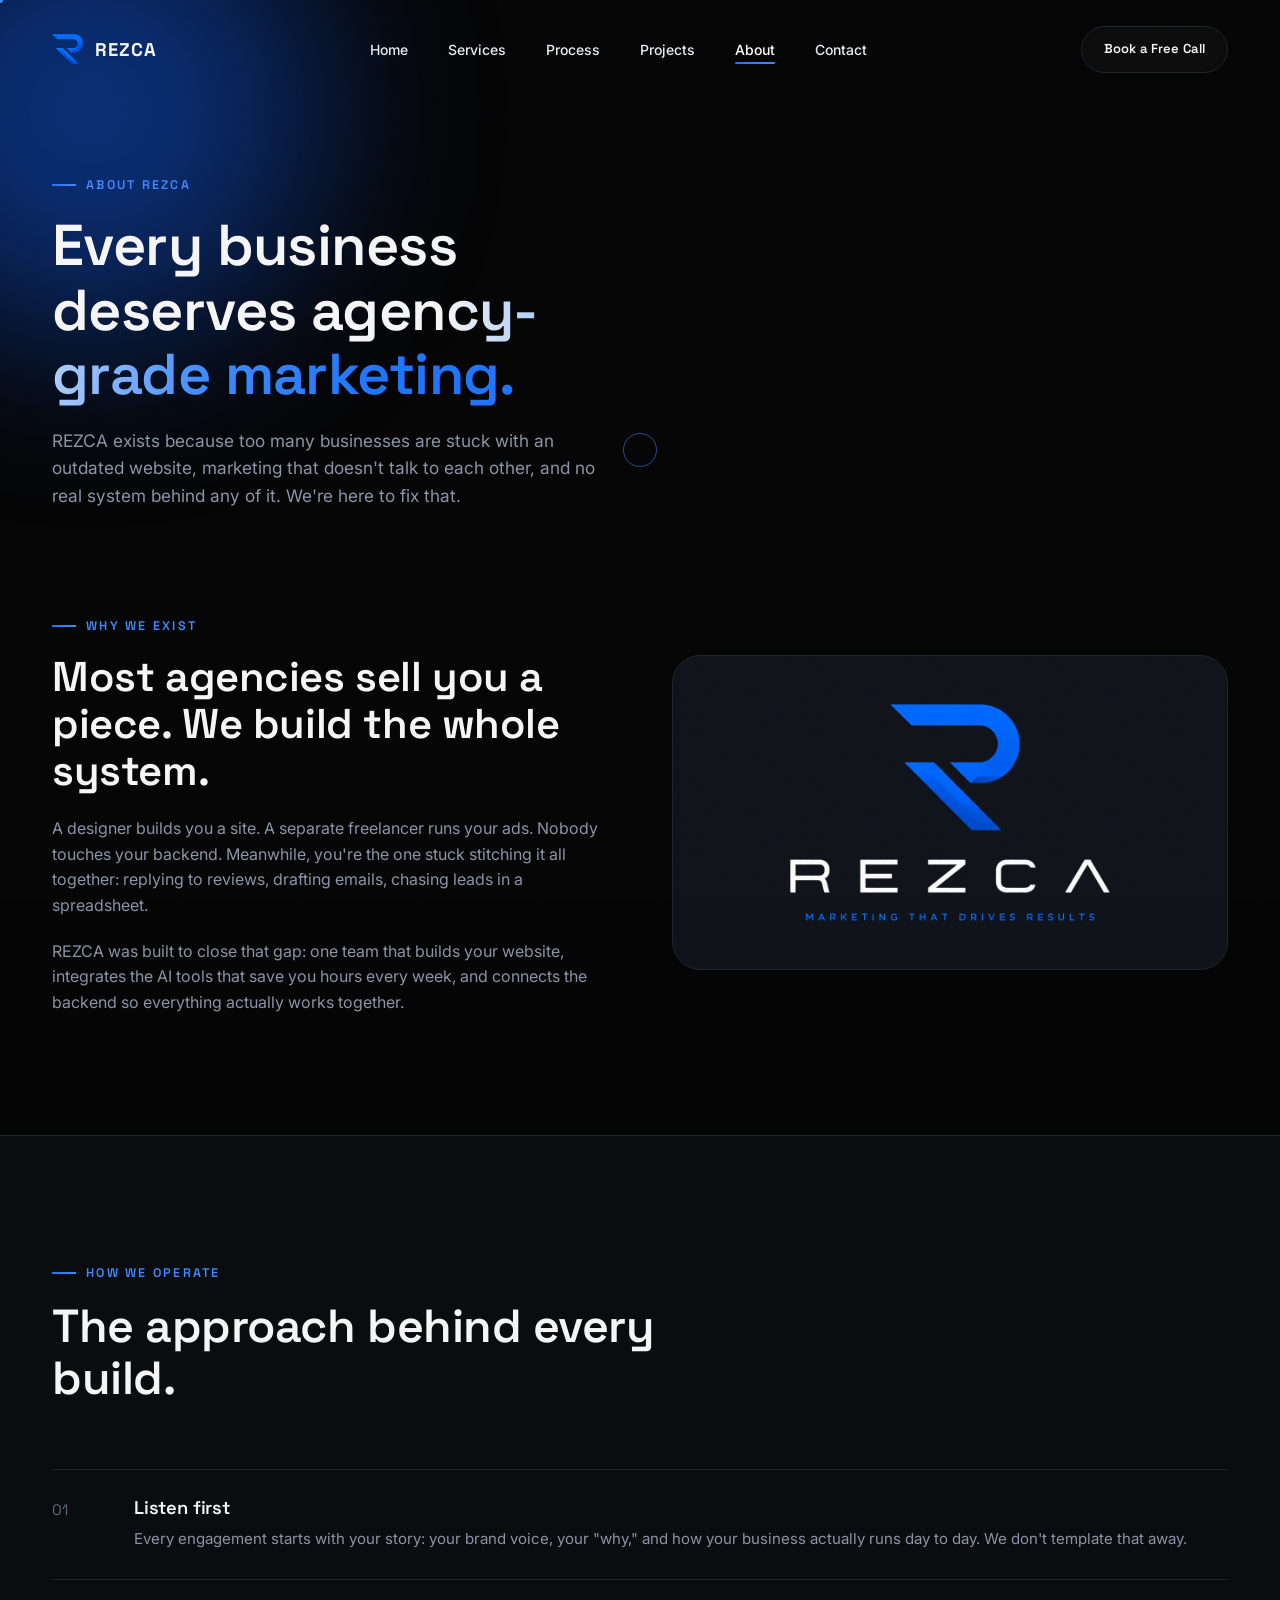
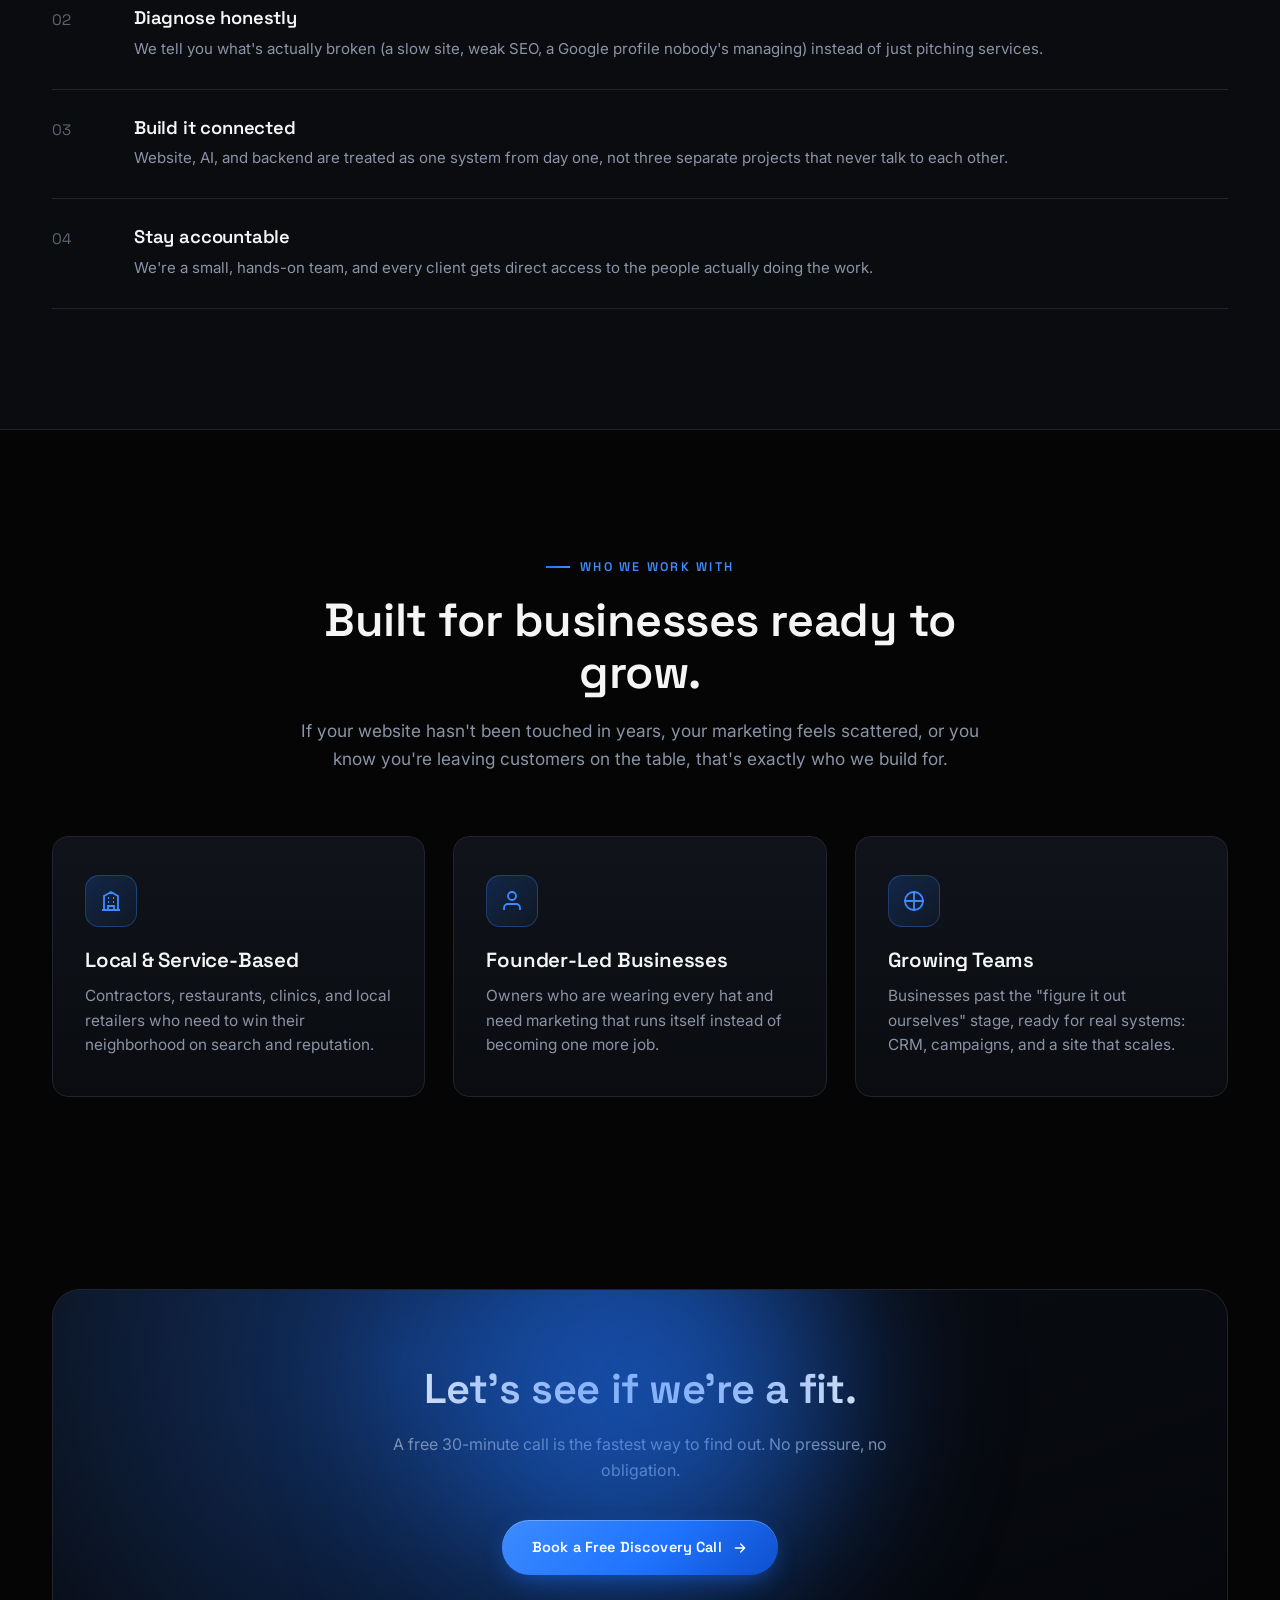
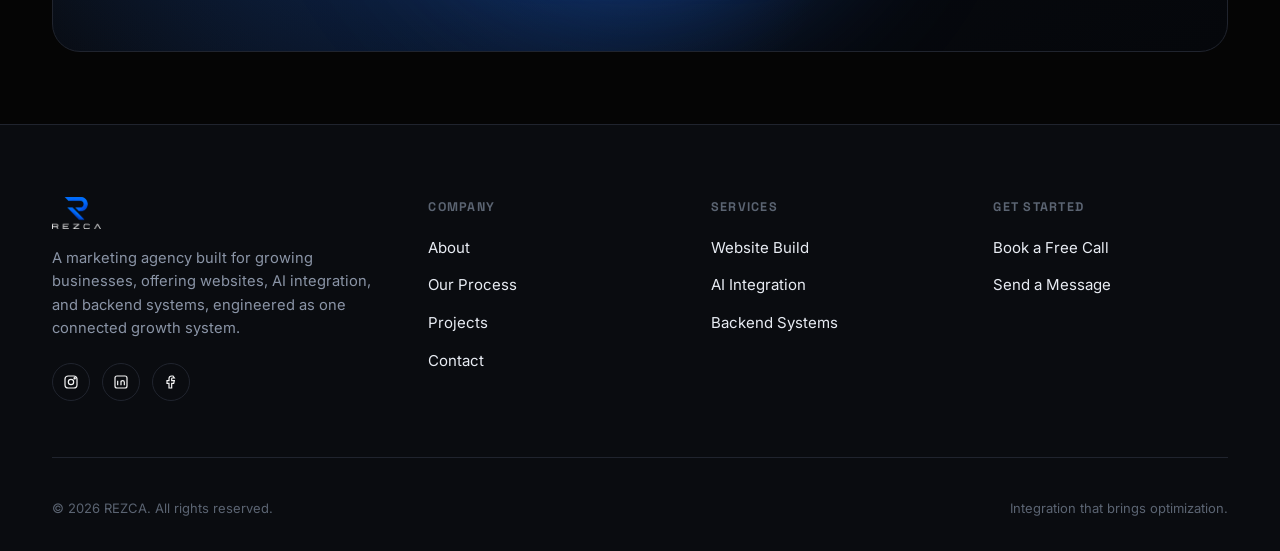
<file: about.html>
<!DOCTYPE html>
<html lang="en">
<head>
<meta charset="UTF-8">
<meta name="viewport" content="width=device-width, initial-scale=1.0">
<title>About | REZCA</title>
<meta name="description" content="REZCA is a marketing agency built for businesses that deserve better websites, smarter systems, and marketing that actually drives results.">
<meta name="robots" content="index, follow">
<link rel="canonical" href="https://rezcagroup.com/about">
<meta name="theme-color" content="#050505">

<!-- Open Graph -->
<meta property="og:type" content="website">
<meta property="og:site_name" content="REZCA">
<meta property="og:title" content="About | REZCA">
<meta property="og:description" content="REZCA is a marketing agency built for businesses that deserve better websites, smarter systems, and marketing that actually drives results.">
<meta property="og:url" content="https://rezcagroup.com/about">
<meta property="og:image" content="https://rezcagroup.com/images/og-cover.jpg">
<meta property="og:image:width" content="1200">
<meta property="og:image:height" content="630">
<meta property="og:locale" content="en_US">

<!-- Twitter -->
<meta name="twitter:card" content="summary_large_image">
<meta name="twitter:title" content="About | REZCA">
<meta name="twitter:description" content="REZCA is a marketing agency built for businesses that deserve better websites, smarter systems, and marketing that actually drives results.">
<meta name="twitter:image" content="https://rezcagroup.com/images/og-cover.jpg">
<link rel="icon" type="image/png" href="images/favicon-32.png">
<link rel="apple-touch-icon" href="images/favicon-180.png">
<link rel="stylesheet" href="css/style.css">
<script type="application/ld+json">
{
  "@context": "https://schema.org",
  "@type": "Organization",
  "name": "REZCA",
  "url": "https://rezcagroup.com/",
  "logo": "https://rezcagroup.com/images/icon-plain.png",
  "description": "REZCA is a marketing agency offering website builds, AI integration, and backend systems designed to help your business grow."
}
</script>
<script type="application/ld+json">
{
  "@context": "https://schema.org",
  "@type": "BreadcrumbList",
  "itemListElement": [
    { "@type": "ListItem", "position": 1, "name": "Home", "item": "https://rezcagroup.com/" },
    { "@type": "ListItem", "position": 2, "name": "About", "item": "https://rezcagroup.com/about" }
  ]
}
</script>
</head>
<body>

<div id="preloader"><img class="mark" src="images/icon-plain.png" alt=""></div>
<div id="scroll-progress"></div>
<div class="noise-overlay"></div>

<!-- ================= HEADER ================= -->
<header id="site-header">
  <div class="container nav-inner">
    <a href="/" class="brand">
      <img src="images/icon-plain.png" alt="REZCA">
      <span>REZCA</span>
    </a>
    <nav class="primary-nav" id="primary-nav">
      <ul>
        <li><a href="/">Home</a></li>
        <li><a href="/services">Services</a></li>
        <li><a href="/process">Process</a></li>
        <li><a href="/projects">Projects</a></li>
        <li><a href="/about" class="active">About</a></li>
        <li><a href="/contact">Contact</a></li>
      </ul>
    </nav>
    <div class="nav-cta">
      <a href="/contact" class="btn btn-ghost btn-sm btn-magnetic">Book a Free Call</a>
      <button class="nav-toggle" id="nav-toggle" aria-label="Menu"><span></span><span></span><span></span></button>
    </div>
  </div>
</header>
<div class="nav-scrim" id="nav-scrim"></div>

<!-- ================= PAGE HERO ================= -->
<section class="page-hero">
  <div class="bg-glow" style="width:460px;height:460px;background:var(--primary-dark);top:-120px;left:-140px;"></div>
  <div class="container">
    <div class="eyebrow" data-reveal>About REZCA</div>
    <h1 data-reveal>Every business deserves <span class="grad-text">agency-grade marketing.</span></h1>
    <p class="lede" data-reveal>REZCA exists because too many businesses are stuck with an outdated website, marketing that doesn't talk to each other, and no real system behind any of it. We're here to fix that.</p>
  </div>
</section>

<!-- ================= STORY ================= -->
<section class="section" style="padding-top:20px;">
  <div class="container">
    <div class="split">
      <div data-reveal>
        <div class="eyebrow">Why we exist</div>
        <h2 style="font-size:clamp(1.9rem,3.6vw,2.6rem); margin-bottom:22px;">Most agencies sell you a piece. We build the whole system.</h2>
        <p style="color:var(--muted); margin-bottom:20px;">A designer builds you a site. A separate freelancer runs your ads. Nobody touches your backend. Meanwhile, you're the one stuck stitching it all together: replying to reviews, drafting emails, chasing leads in a spreadsheet.</p>
        <p style="color:var(--muted);">REZCA was built to close that gap: one team that builds your website, integrates the AI tools that save you hours every week, and connects the backend so everything actually works together.</p>
      </div>
      <div data-reveal-scale style="text-align:center; padding: 48px; background:var(--surface); border:1px solid var(--border); border-radius: var(--radius-lg);">
        <img src="images/logo-results-transparent.png" alt="REZCA: Marketing that drives results" style="max-width:320px; margin:0 auto;">
      </div>
    </div>
  </div>
</section>

<!-- ================= APPROACH / VALUES ================= -->
<section class="section" style="background:var(--bg-elevated); border-top:1px solid var(--border); border-bottom:1px solid var(--border);">
  <div class="container">
    <div class="section-head" data-reveal>
      <div class="eyebrow">How we operate</div>
      <h2>The approach behind every build.</h2>
    </div>

    <div data-stagger>
      <div class="value-row" style="border-top:1px solid var(--border);">
        <div class="vnum">01</div>
        <div><h4>Listen first</h4><p>Every engagement starts with your story: your brand voice, your "why," and how your business actually runs day to day. We don't template that away.</p></div>
      </div>
      <div class="value-row">
        <div class="vnum">02</div>
        <div><h4>Diagnose honestly</h4><p>We tell you what's actually broken (a slow site, weak SEO, a Google profile nobody's managing) instead of just pitching services.</p></div>
      </div>
      <div class="value-row">
        <div class="vnum">03</div>
        <div><h4>Build it connected</h4><p>Website, AI, and backend are treated as one system from day one, not three separate projects that never talk to each other.</p></div>
      </div>
      <div class="value-row">
        <div class="vnum">04</div>
        <div><h4>Stay accountable</h4><p>We're a small, hands-on team, and every client gets direct access to the people actually doing the work.</p></div>
      </div>
    </div>
  </div>
</section>

<!-- ================= WHO ITS FOR ================= -->
<section class="section">
  <div class="container">
    <div class="section-head center" data-reveal>
      <div class="eyebrow" style="justify-content:center;">Who we work with</div>
      <h2>Built for businesses ready to grow.</h2>
      <p>If your website hasn't been touched in years, your marketing feels scattered, or you know you're leaving customers on the table, that's exactly who we build for.</p>
    </div>
    <div class="grid grid-3" data-stagger>
      <div class="card">
        <div class="icon-badge"><svg viewBox="0 0 24 24" fill="none" stroke="currentColor" stroke-width="1.8"><path d="M3 21h18M5 21V7l7-4 7 4v14M9 9h1M9 13h1M14 9h1M14 13h1M9 21v-4h6v4"/></svg></div>
        <h3>Local &amp; Service-Based</h3>
        <p>Contractors, restaurants, clinics, and local retailers who need to win their neighborhood on search and reputation.</p>
      </div>
      <div class="card">
        <div class="icon-badge"><svg viewBox="0 0 24 24" fill="none" stroke="currentColor" stroke-width="1.8"><path d="M20 21v-2a4 4 0 00-4-4H8a4 4 0 00-4 4v2"/><circle cx="12" cy="7" r="4"/></svg></div>
        <h3>Founder-Led Businesses</h3>
        <p>Owners who are wearing every hat and need marketing that runs itself instead of becoming one more job.</p>
      </div>
      <div class="card">
        <div class="icon-badge"><svg viewBox="0 0 24 24" fill="none" stroke="currentColor" stroke-width="1.8"><path d="M12 2v20M2 12h20"/><circle cx="12" cy="12" r="9"/></svg></div>
        <h3>Growing Teams</h3>
        <p>Businesses past the "figure it out ourselves" stage, ready for real systems: CRM, campaigns, and a site that scales.</p>
      </div>
    </div>
  </div>
</section>

<!-- ================= CTA BANNER ================= -->
<section class="section section-sm">
  <div class="container">
    <div class="cta-banner" data-reveal-scale>
      <div class="bg-glow" style="width:400px;height:400px;background:var(--primary);top:-100px;left:50%;transform:translateX(-50%);"></div>
      <h2>Let's see if we're a fit.</h2>
      <p>A free 30-minute call is the fastest way to find out. No pressure, no obligation.</p>
      <div class="actions">
        <a href="/contact" class="btn btn-primary btn-magnetic">
          Book a Free Discovery Call
          <svg viewBox="0 0 24 24" fill="none" stroke="currentColor" stroke-width="2" stroke-linecap="round" stroke-linejoin="round"><path d="M5 12h14M13 6l6 6-6 6"/></svg>
        </a>
      </div>
    </div>
  </div>
</section>

<!-- ================= FOOTER ================= -->
<footer>
  <div class="container">
    <div class="footer-top">
      <div class="footer-brand">
        <img src="images/logo-plain-transparent.png" alt="REZCA">
        <p>A marketing agency built for growing businesses, offering websites, AI integration, and backend systems, engineered as one connected growth system.</p>
        <div class="social-row">
          <a href="#" aria-label="Instagram"><svg viewBox="0 0 24 24" fill="none" stroke="currentColor" stroke-width="1.8"><rect x="3" y="3" width="18" height="18" rx="5"/><circle cx="12" cy="12" r="4"/><circle cx="17.5" cy="6.5" r="1"/></svg></a>
          <a href="#" aria-label="LinkedIn"><svg viewBox="0 0 24 24" fill="none" stroke="currentColor" stroke-width="1.8"><rect x="3" y="3" width="18" height="18" rx="3"/><path d="M7 10v7M7 7v.01M12 17v-4.5a2.5 2.5 0 015 0V17M12 10v7"/></svg></a>
          <a href="#" aria-label="Facebook"><svg viewBox="0 0 24 24" fill="none" stroke="currentColor" stroke-width="1.8"><path d="M15 3h-2a4 4 0 00-4 4v3H6v4h3v7h4v-7h3l1-4h-4V7a1 1 0 011-1h3z"/></svg></a>
        </div>
      </div>
      <div class="footer-col">
        <h5>Company</h5>
        <ul>
          <li><a href="/about">About</a></li>
          <li><a href="/process">Our Process</a></li>
          <li><a href="/projects">Projects</a></li>
          <li><a href="/contact">Contact</a></li>
        </ul>
      </div>
      <div class="footer-col">
        <h5>Services</h5>
        <ul>
          <li><a href="/services#website">Website Build</a></li>
          <li><a href="/services#ai">AI Integration</a></li>
          <li><a href="/services#backend">Backend Systems</a></li>
        </ul>
      </div>
      <div class="footer-col">
        <h5>Get Started</h5>
        <ul>
          <li><a href="/contact">Book a Free Call</a></li>
          <li><a href="/contact">Send a Message</a></li>
        </ul>
      </div>
    </div>
    <div class="footer-bottom">
      <span>© 2026 REZCA. All rights reserved.</span>
      <span>Integration that brings optimization.</span>
    </div>
  </div>
</footer>

<script src="js/main.js"></script>
</body>
</html>
</file>
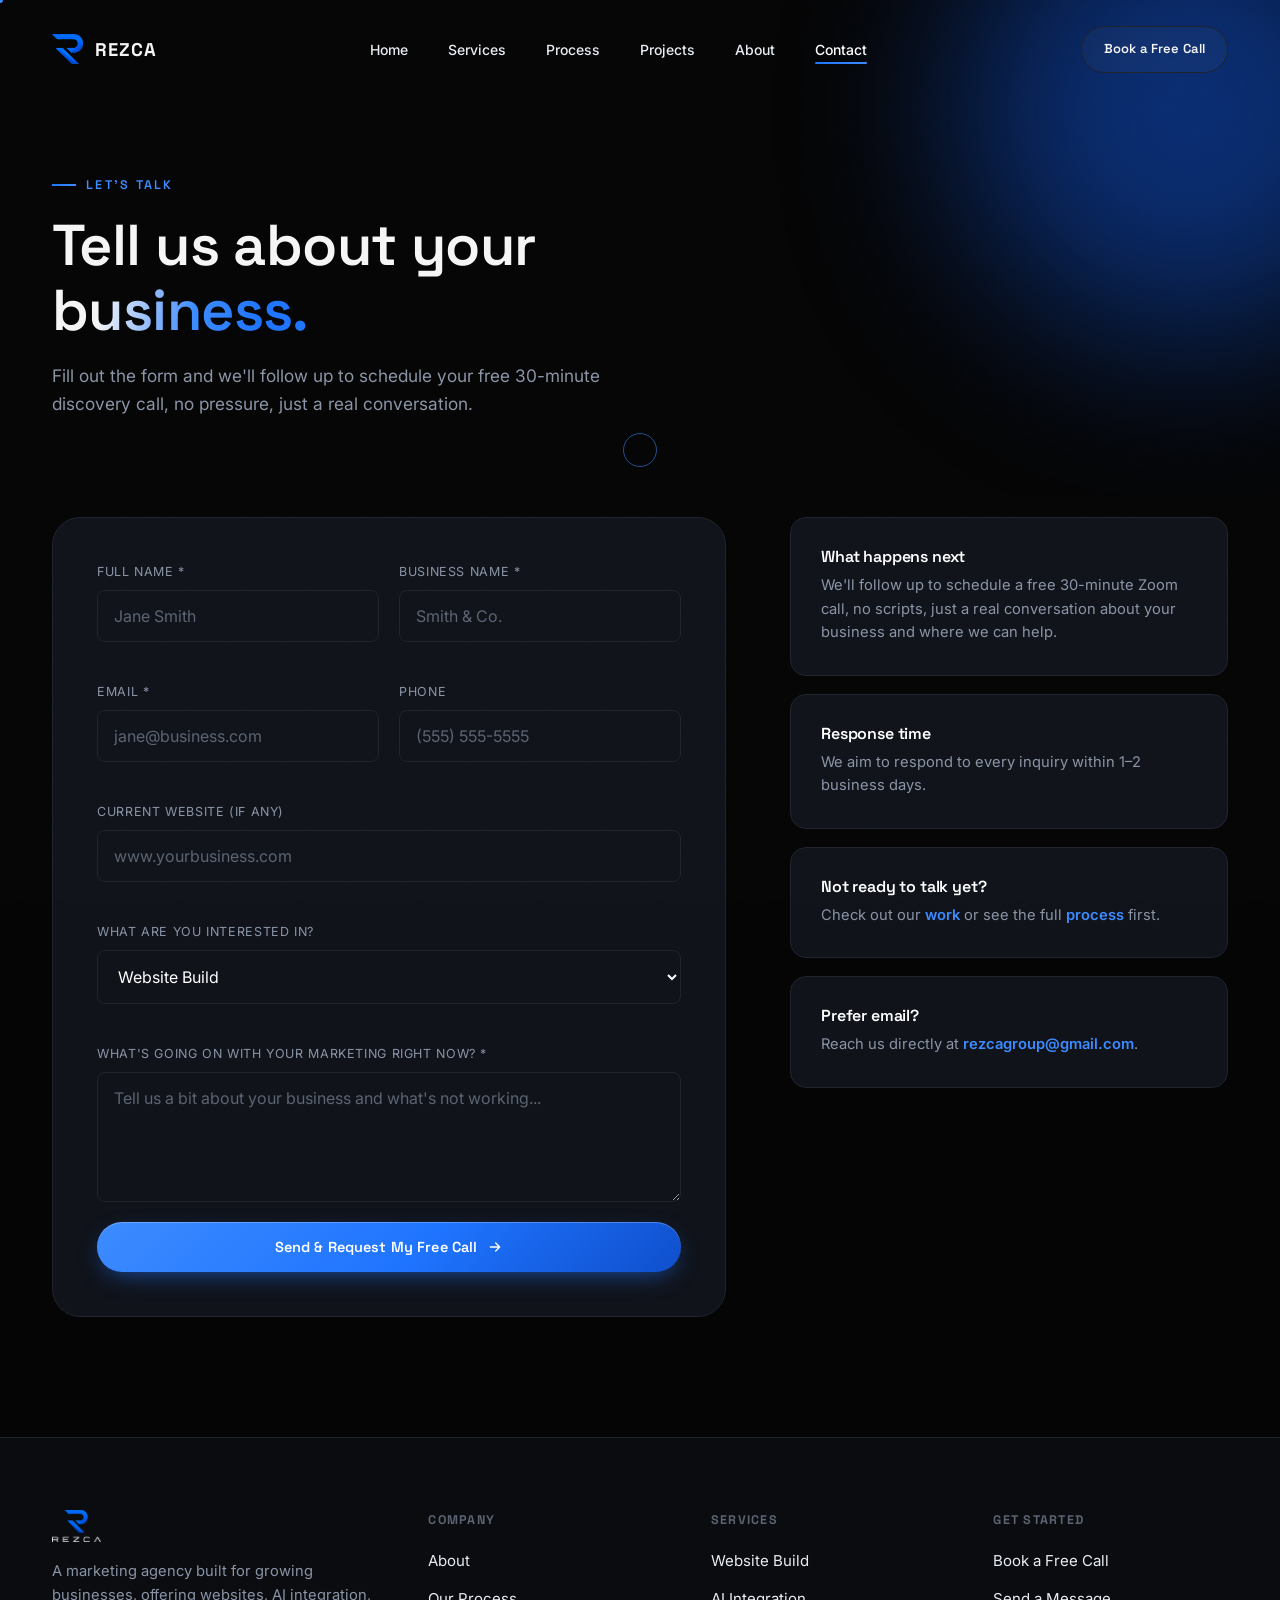
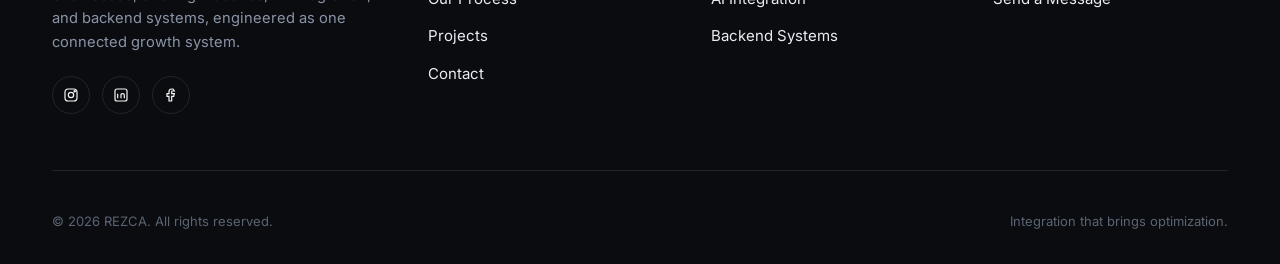
<file: contact.html>
<!DOCTYPE html>
<html lang="en">
<head>
<meta charset="UTF-8">
<meta name="viewport" content="width=device-width, initial-scale=1.0">
<title>Contact | REZCA</title>
<meta name="description" content="Book a free 30-minute discovery call or send REZCA a message about your business.">
<meta name="robots" content="index, follow">
<link rel="canonical" href="https://rezcagroup.com/contact">
<meta name="theme-color" content="#050505">

<!-- Open Graph -->
<meta property="og:type" content="website">
<meta property="og:site_name" content="REZCA">
<meta property="og:title" content="Contact | REZCA">
<meta property="og:description" content="Book a free 30-minute discovery call or send REZCA a message about your business.">
<meta property="og:url" content="https://rezcagroup.com/contact">
<meta property="og:image" content="https://rezcagroup.com/images/og-cover.jpg">
<meta property="og:image:width" content="1200">
<meta property="og:image:height" content="630">
<meta property="og:locale" content="en_US">

<!-- Twitter -->
<meta name="twitter:card" content="summary_large_image">
<meta name="twitter:title" content="Contact | REZCA">
<meta name="twitter:description" content="Book a free 30-minute discovery call or send REZCA a message about your business.">
<meta name="twitter:image" content="https://rezcagroup.com/images/og-cover.jpg">
<link rel="icon" type="image/png" href="images/favicon-32.png">
<link rel="apple-touch-icon" href="images/favicon-180.png">
<link rel="stylesheet" href="css/style.css">
<script type="application/ld+json">
{
  "@context": "https://schema.org",
  "@type": "Organization",
  "name": "REZCA",
  "url": "https://rezcagroup.com/",
  "logo": "https://rezcagroup.com/images/icon-plain.png",
  "description": "REZCA is a marketing agency offering website builds, AI integration, and backend systems designed to help your business grow."
}
</script>
<script type="application/ld+json">
{
  "@context": "https://schema.org",
  "@type": "BreadcrumbList",
  "itemListElement": [
    { "@type": "ListItem", "position": 1, "name": "Home", "item": "https://rezcagroup.com/" },
    { "@type": "ListItem", "position": 2, "name": "Contact", "item": "https://rezcagroup.com/contact" }
  ]
}
</script>
</head>
<body>

<div id="preloader"><img class="mark" src="images/icon-plain.png" alt=""></div>
<div id="scroll-progress"></div>
<div class="noise-overlay"></div>

<!-- ================= HEADER ================= -->
<header id="site-header">
  <div class="container nav-inner">
    <a href="/" class="brand">
      <img src="images/icon-plain.png" alt="REZCA">
      <span>REZCA</span>
    </a>
    <nav class="primary-nav" id="primary-nav">
      <ul>
        <li><a href="/">Home</a></li>
        <li><a href="/services">Services</a></li>
        <li><a href="/process">Process</a></li>
        <li><a href="/projects">Projects</a></li>
        <li><a href="/about">About</a></li>
        <li><a href="/contact" class="active">Contact</a></li>
      </ul>
    </nav>
    <div class="nav-cta">
      <a href="/contact" class="btn btn-ghost btn-sm btn-magnetic">Book a Free Call</a>
      <button class="nav-toggle" id="nav-toggle" aria-label="Menu"><span></span><span></span><span></span></button>
    </div>
  </div>
</header>
<div class="nav-scrim" id="nav-scrim"></div>

<!-- ================= PAGE HERO ================= -->
<section class="page-hero">
  <div class="bg-glow" style="width:460px;height:460px;background:var(--primary-dark);top:-120px;right:-140px;"></div>
  <div class="container">
    <div class="eyebrow" data-reveal>Let's talk</div>
    <h1 data-reveal>Tell us about your <span class="grad-text">business.</span></h1>
    <p class="lede" data-reveal>Fill out the form and we'll follow up to schedule your free 30-minute discovery call, no pressure, just a real conversation.</p>
  </div>
</section>

<!-- ================= CONTACT GRID ================= -->
<section class="section" style="padding-top:20px;">
  <div class="container">
    <div class="split" style="align-items:flex-start;">

      <div data-reveal>
        <div style="background:var(--surface); border:1px solid var(--border); border-radius: var(--radius-lg); padding: 44px;">
          <form id="contact-form" action="https://formspree.io/f/xgogygyo" method="POST" novalidate>
            <div class="form-error" id="form-error">Something went wrong sending your message. Please try again, or email us directly at <a href="mailto:rezcagroup@gmail.com" style="color:inherit; text-decoration:underline;">rezcagroup@gmail.com</a>.</div>
            <input type="hidden" name="_subject" value="New inquiry from RezcaGroup.com">
            <input type="text" name="_gotcha" style="display:none" tabindex="-1" autocomplete="off">
            <div class="form-grid">
              <div class="field">
                <label for="name">Full Name *</label>
                <input type="text" id="name" name="name" placeholder="Jane Smith" required>
              </div>
              <div class="field">
                <label for="business">Business Name *</label>
                <input type="text" id="business" name="business" placeholder="Smith & Co." required>
              </div>
              <div class="field">
                <label for="email">Email *</label>
                <input type="email" id="email" name="email" placeholder="jane@business.com" required>
              </div>
              <div class="field">
                <label for="phone">Phone</label>
                <input type="tel" id="phone" name="phone" placeholder="(555) 555-5555">
              </div>
              <div class="field full">
                <label for="website">Current Website (if any)</label>
                <input type="text" id="website" name="website" placeholder="www.yourbusiness.com">
              </div>
              <div class="field full">
                <label for="interest">What are you interested in?</label>
                <select id="interest" name="interest">
                  <option>Website Build</option>
                  <option>AI Integration</option>
                  <option>Backend Systems (CRM / Email)</option>
                  <option>Everything (full system)</option>
                  <option>Not sure yet</option>
                </select>
              </div>
              <div class="field full">
                <label for="message">What's going on with your marketing right now? *</label>
                <textarea id="message" name="message" placeholder="Tell us a bit about your business and what's not working..." required></textarea>
              </div>
            </div>
            <button type="submit" class="btn btn-primary btn-block btn-magnetic">
              Send &amp; Request My Free Call
              <svg viewBox="0 0 24 24" fill="none" stroke="currentColor" stroke-width="2" stroke-linecap="round" stroke-linejoin="round"><path d="M5 12h14M13 6l6 6-6 6"/></svg>
            </button>
          </form>

          <div class="form-success" id="form-success">
            <div class="check"><svg viewBox="0 0 24 24" fill="none" stroke="currentColor" stroke-width="2" stroke-linecap="round" stroke-linejoin="round"><path d="M20 6L9 17l-5-5"/></svg></div>
            <h3 style="margin-bottom:12px;">Thanks, that's in.</h3>
            <p style="color:var(--muted); max-width:400px; margin:0 auto;">We'll review what you shared and follow up to get your free 30-minute discovery call on the books.</p>
          </div>
        </div>
      </div>

      <div data-stagger>
        <div class="contact-info-card">
          <h4>What happens next</h4>
          <p>We'll follow up to schedule a free 30-minute Zoom call, no scripts, just a real conversation about your business and where we can help.</p>
        </div>
        <div class="contact-info-card">
          <h4>Response time</h4>
          <p>We aim to respond to every inquiry within 1–2 business days.</p>
        </div>
        <div class="contact-info-card">
          <h4>Not ready to talk yet?</h4>
          <p>Check out our <a href="/projects" style="color:var(--primary-light); font-weight:600;">work</a> or see the full <a href="/process" style="color:var(--primary-light); font-weight:600;">process</a> first.</p>
        </div>
        <div class="contact-info-card">
          <h4>Prefer email?</h4>
          <p>Reach us directly at <a href="mailto:rezcagroup@gmail.com" style="color:var(--primary-light); font-weight:600;">rezcagroup@gmail.com</a>.</p>
        </div>
      </div>

    </div>
  </div>
</section>

<!-- ================= FOOTER ================= -->
<footer>
  <div class="container">
    <div class="footer-top">
      <div class="footer-brand">
        <img src="images/logo-plain-transparent.png" alt="REZCA">
        <p>A marketing agency built for growing businesses, offering websites, AI integration, and backend systems, engineered as one connected growth system.</p>
        <div class="social-row">
          <a href="#" aria-label="Instagram"><svg viewBox="0 0 24 24" fill="none" stroke="currentColor" stroke-width="1.8"><rect x="3" y="3" width="18" height="18" rx="5"/><circle cx="12" cy="12" r="4"/><circle cx="17.5" cy="6.5" r="1"/></svg></a>
          <a href="#" aria-label="LinkedIn"><svg viewBox="0 0 24 24" fill="none" stroke="currentColor" stroke-width="1.8"><rect x="3" y="3" width="18" height="18" rx="3"/><path d="M7 10v7M7 7v.01M12 17v-4.5a2.5 2.5 0 015 0V17M12 10v7"/></svg></a>
          <a href="#" aria-label="Facebook"><svg viewBox="0 0 24 24" fill="none" stroke="currentColor" stroke-width="1.8"><path d="M15 3h-2a4 4 0 00-4 4v3H6v4h3v7h4v-7h3l1-4h-4V7a1 1 0 011-1h3z"/></svg></a>
        </div>
      </div>
      <div class="footer-col">
        <h5>Company</h5>
        <ul>
          <li><a href="/about">About</a></li>
          <li><a href="/process">Our Process</a></li>
          <li><a href="/projects">Projects</a></li>
          <li><a href="/contact">Contact</a></li>
        </ul>
      </div>
      <div class="footer-col">
        <h5>Services</h5>
        <ul>
          <li><a href="/services#website">Website Build</a></li>
          <li><a href="/services#ai">AI Integration</a></li>
          <li><a href="/services#backend">Backend Systems</a></li>
        </ul>
      </div>
      <div class="footer-col">
        <h5>Get Started</h5>
        <ul>
          <li><a href="/contact">Book a Free Call</a></li>
          <li><a href="/contact">Send a Message</a></li>
        </ul>
      </div>
    </div>
    <div class="footer-bottom">
      <span>© 2026 REZCA. All rights reserved.</span>
      <span>Integration that brings optimization.</span>
    </div>
  </div>
</footer>

<script src="js/main.js"></script>
</body>
</html>
</file>
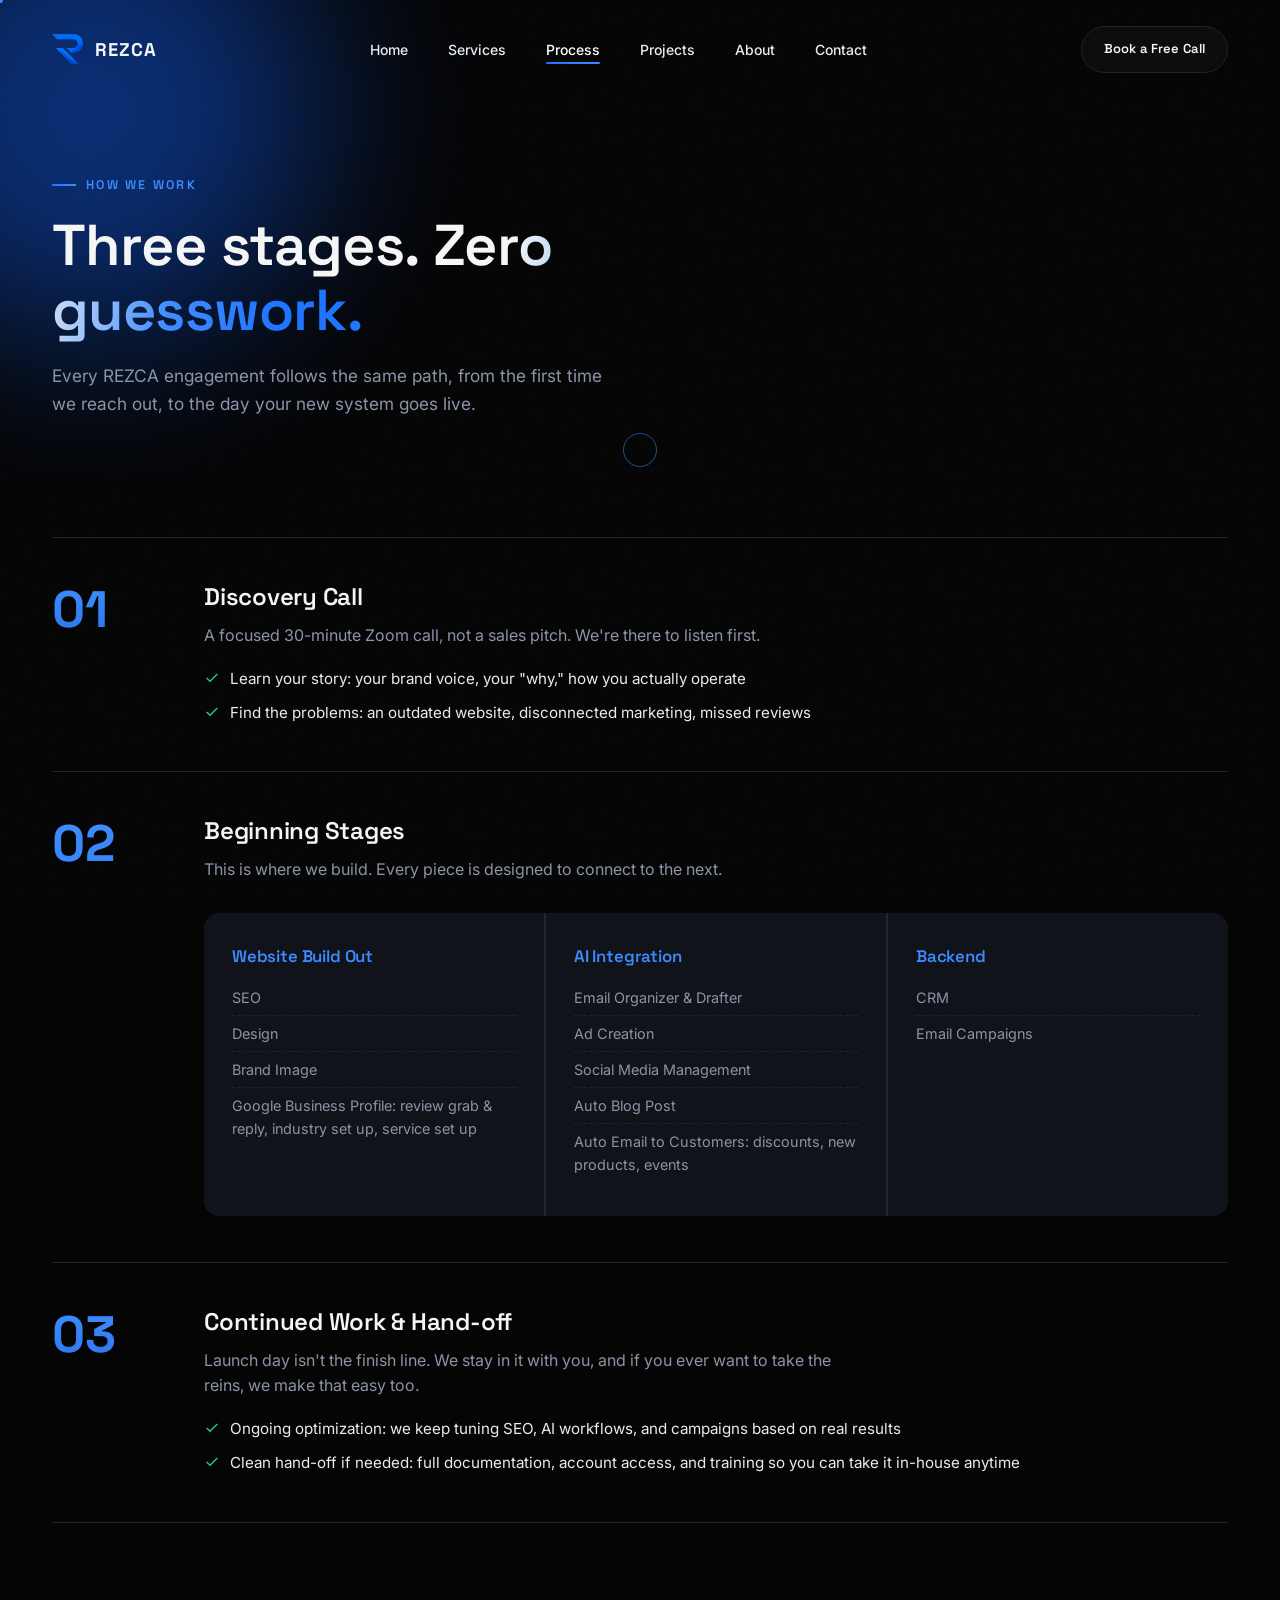
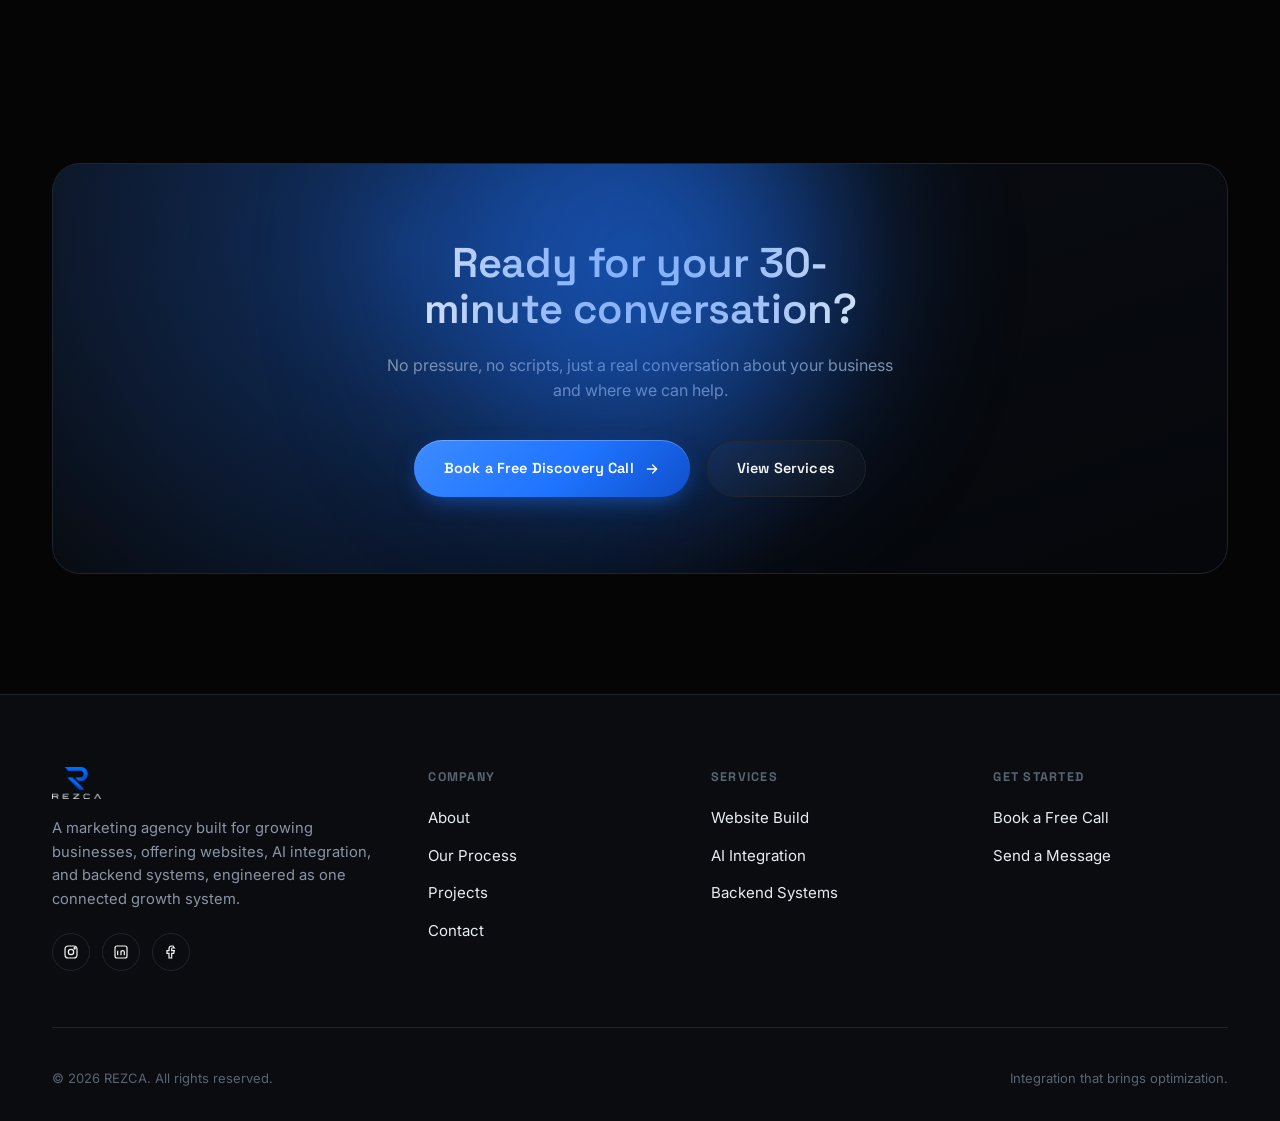
<file: process.html>
<!DOCTYPE html>
<html lang="en">
<head>
<meta charset="UTF-8">
<meta name="viewport" content="width=device-width, initial-scale=1.0">
<title>Our Process | REZCA</title>
<meta name="description" content="From first conversation to full build: how REZCA takes a business from initial contact to a fully connected marketing system.">
<meta name="robots" content="index, follow">
<link rel="canonical" href="https://rezcagroup.com/process">
<meta name="theme-color" content="#050505">

<!-- Open Graph -->
<meta property="og:type" content="website">
<meta property="og:site_name" content="REZCA">
<meta property="og:title" content="Our Process | REZCA">
<meta property="og:description" content="From first conversation to full build: how REZCA takes a business from initial contact to a fully connected marketing system.">
<meta property="og:url" content="https://rezcagroup.com/process">
<meta property="og:image" content="https://rezcagroup.com/images/og-cover.jpg">
<meta property="og:image:width" content="1200">
<meta property="og:image:height" content="630">
<meta property="og:locale" content="en_US">

<!-- Twitter -->
<meta name="twitter:card" content="summary_large_image">
<meta name="twitter:title" content="Our Process | REZCA">
<meta name="twitter:description" content="From first conversation to full build: how REZCA takes a business from initial contact to a fully connected marketing system.">
<meta name="twitter:image" content="https://rezcagroup.com/images/og-cover.jpg">
<link rel="icon" type="image/png" href="images/favicon-32.png">
<link rel="apple-touch-icon" href="images/favicon-180.png">
<link rel="stylesheet" href="css/style.css">
<script type="application/ld+json">
{
  "@context": "https://schema.org",
  "@type": "Organization",
  "name": "REZCA",
  "url": "https://rezcagroup.com/",
  "logo": "https://rezcagroup.com/images/icon-plain.png",
  "description": "REZCA is a marketing agency offering website builds, AI integration, and backend systems designed to help your business grow."
}
</script>
<script type="application/ld+json">
{
  "@context": "https://schema.org",
  "@type": "BreadcrumbList",
  "itemListElement": [
    { "@type": "ListItem", "position": 1, "name": "Home", "item": "https://rezcagroup.com/" },
    { "@type": "ListItem", "position": 2, "name": "Our Process", "item": "https://rezcagroup.com/process" }
  ]
}
</script>
</head>
<body>

<div id="preloader"><img class="mark" src="images/icon-plain.png" alt=""></div>
<div id="scroll-progress"></div>
<div class="noise-overlay"></div>

<!-- ================= HEADER ================= -->
<header id="site-header">
  <div class="container nav-inner">
    <a href="/" class="brand">
      <img src="images/icon-plain.png" alt="REZCA">
      <span>REZCA</span>
    </a>
    <nav class="primary-nav" id="primary-nav">
      <ul>
        <li><a href="/">Home</a></li>
        <li><a href="/services">Services</a></li>
        <li><a href="/process" class="active">Process</a></li>
        <li><a href="/projects">Projects</a></li>
        <li><a href="/about">About</a></li>
        <li><a href="/contact">Contact</a></li>
      </ul>
    </nav>
    <div class="nav-cta">
      <a href="/contact" class="btn btn-ghost btn-sm btn-magnetic">Book a Free Call</a>
      <button class="nav-toggle" id="nav-toggle" aria-label="Menu"><span></span><span></span><span></span></button>
    </div>
  </div>
</header>
<div class="nav-scrim" id="nav-scrim"></div>

<!-- ================= PAGE HERO ================= -->
<section class="page-hero">
  <div class="bg-glow" style="width:460px;height:460px;background:var(--primary-dark);top:-120px;left:-140px;"></div>
  <div class="container">
    <div class="eyebrow" data-reveal>How we work</div>
    <h1 data-reveal>Three stages. <span class="grad-text">Zero guesswork.</span></h1>
    <p class="lede" data-reveal>Every REZCA engagement follows the same path, from the first time we reach out, to the day your new system goes live.</p>
  </div>
</section>

<!-- ================= PROCESS LIST ================= -->
<section class="section" style="padding-top:40px;">
  <div class="container">
    <div class="process-list" data-stagger>

      <div class="process-item">
        <div class="process-num">01</div>
        <div class="process-body">
          <h3>Discovery Call</h3>
          <p>A focused 30-minute Zoom call, not a sales pitch. We're there to listen first.</p>
          <ul class="sub-points">
            <li><svg viewBox="0 0 24 24" fill="none" stroke="currentColor" stroke-width="2"><path d="M20 6L9 17l-5-5"/></svg>Learn your story: your brand voice, your "why," how you actually operate</li>
            <li><svg viewBox="0 0 24 24" fill="none" stroke="currentColor" stroke-width="2"><path d="M20 6L9 17l-5-5"/></svg>Find the problems: an outdated website, disconnected marketing, missed reviews</li>
          </ul>
        </div>
      </div>

      <div class="process-item">
        <div class="process-num">02</div>
        <div class="process-body">
          <h3>Beginning Stages</h3>
          <p>This is where we build. Every piece is designed to connect to the next.</p>

          <div class="stage-track">
            <div class="stage">
              <h4>Website Build Out</h4>
              <ul>
                <li>SEO</li>
                <li>Design</li>
                <li>Brand Image</li>
                <li>Google Business Profile: review grab &amp; reply, industry set up, service set up</li>
              </ul>
            </div>
            <div class="stage">
              <h4>AI Integration</h4>
              <ul>
                <li>Email Organizer &amp; Drafter</li>
                <li>Ad Creation</li>
                <li>Social Media Management</li>
                <li>Auto Blog Post</li>
                <li>Auto Email to Customers: discounts, new products, events</li>
              </ul>
            </div>
            <div class="stage">
              <h4>Backend</h4>
              <ul>
                <li>CRM</li>
                <li>Email Campaigns</li>
              </ul>
            </div>
          </div>
        </div>
      </div>

      <div class="process-item">
        <div class="process-num">03</div>
        <div class="process-body">
          <h3>Continued Work &amp; Hand-off</h3>
          <p>Launch day isn't the finish line. We stay in it with you, and if you ever want to take the reins, we make that easy too.</p>
          <ul class="sub-points">
            <li><svg viewBox="0 0 24 24" fill="none" stroke="currentColor" stroke-width="2"><path d="M20 6L9 17l-5-5"/></svg>Ongoing optimization: we keep tuning SEO, AI workflows, and campaigns based on real results</li>
            <li><svg viewBox="0 0 24 24" fill="none" stroke="currentColor" stroke-width="2"><path d="M20 6L9 17l-5-5"/></svg>Clean hand-off if needed: full documentation, account access, and training so you can take it in-house anytime</li>
          </ul>
        </div>
      </div>

    </div>
  </div>
</section>

<!-- ================= CTA BANNER ================= -->
<section class="section">
  <div class="container">
    <div class="cta-banner" data-reveal-scale>
      <div class="bg-glow" style="width:400px;height:400px;background:var(--primary);top:-100px;left:50%;transform:translateX(-50%);"></div>
      <h2>Ready for your 30-minute conversation?</h2>
      <p>No pressure, no scripts, just a real conversation about your business and where we can help.</p>
      <div class="actions">
        <a href="/contact" class="btn btn-primary btn-magnetic">
          Book a Free Discovery Call
          <svg viewBox="0 0 24 24" fill="none" stroke="currentColor" stroke-width="2" stroke-linecap="round" stroke-linejoin="round"><path d="M5 12h14M13 6l6 6-6 6"/></svg>
        </a>
        <a href="/services" class="btn btn-ghost btn-magnetic">View Services</a>
      </div>
    </div>
  </div>
</section>

<!-- ================= FOOTER ================= -->
<footer>
  <div class="container">
    <div class="footer-top">
      <div class="footer-brand">
        <img src="images/logo-plain-transparent.png" alt="REZCA">
        <p>A marketing agency built for growing businesses, offering websites, AI integration, and backend systems, engineered as one connected growth system.</p>
        <div class="social-row">
          <a href="#" aria-label="Instagram"><svg viewBox="0 0 24 24" fill="none" stroke="currentColor" stroke-width="1.8"><rect x="3" y="3" width="18" height="18" rx="5"/><circle cx="12" cy="12" r="4"/><circle cx="17.5" cy="6.5" r="1"/></svg></a>
          <a href="#" aria-label="LinkedIn"><svg viewBox="0 0 24 24" fill="none" stroke="currentColor" stroke-width="1.8"><rect x="3" y="3" width="18" height="18" rx="3"/><path d="M7 10v7M7 7v.01M12 17v-4.5a2.5 2.5 0 015 0V17M12 10v7"/></svg></a>
          <a href="#" aria-label="Facebook"><svg viewBox="0 0 24 24" fill="none" stroke="currentColor" stroke-width="1.8"><path d="M15 3h-2a4 4 0 00-4 4v3H6v4h3v7h4v-7h3l1-4h-4V7a1 1 0 011-1h3z"/></svg></a>
        </div>
      </div>
      <div class="footer-col">
        <h5>Company</h5>
        <ul>
          <li><a href="/about">About</a></li>
          <li><a href="/process">Our Process</a></li>
          <li><a href="/projects">Projects</a></li>
          <li><a href="/contact">Contact</a></li>
        </ul>
      </div>
      <div class="footer-col">
        <h5>Services</h5>
        <ul>
          <li><a href="/services#website">Website Build</a></li>
          <li><a href="/services#ai">AI Integration</a></li>
          <li><a href="/services#backend">Backend Systems</a></li>
        </ul>
      </div>
      <div class="footer-col">
        <h5>Get Started</h5>
        <ul>
          <li><a href="/contact">Book a Free Call</a></li>
          <li><a href="/contact">Send a Message</a></li>
        </ul>
      </div>
    </div>
    <div class="footer-bottom">
      <span>© 2026 REZCA. All rights reserved.</span>
      <span>Integration that brings optimization.</span>
    </div>
  </div>
</footer>

<script src="js/main.js"></script>
</body>
</html>
</file>
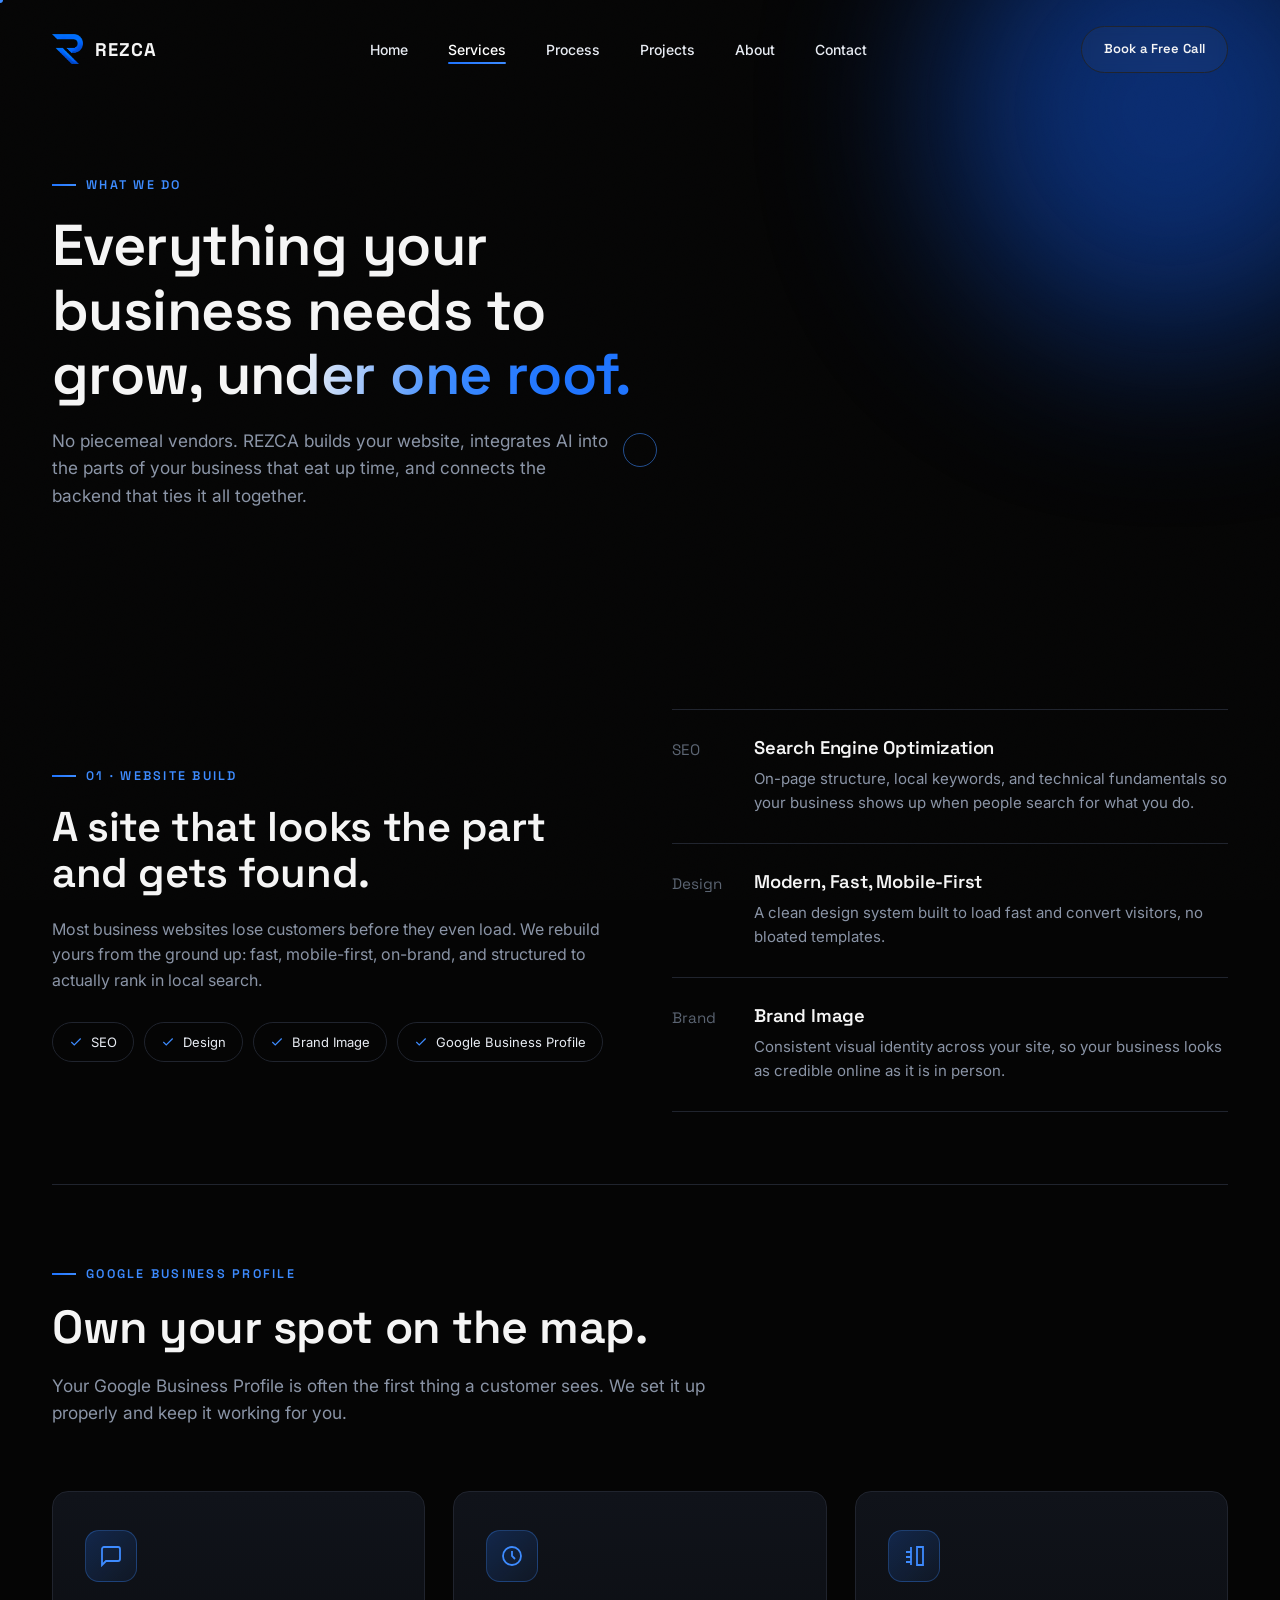
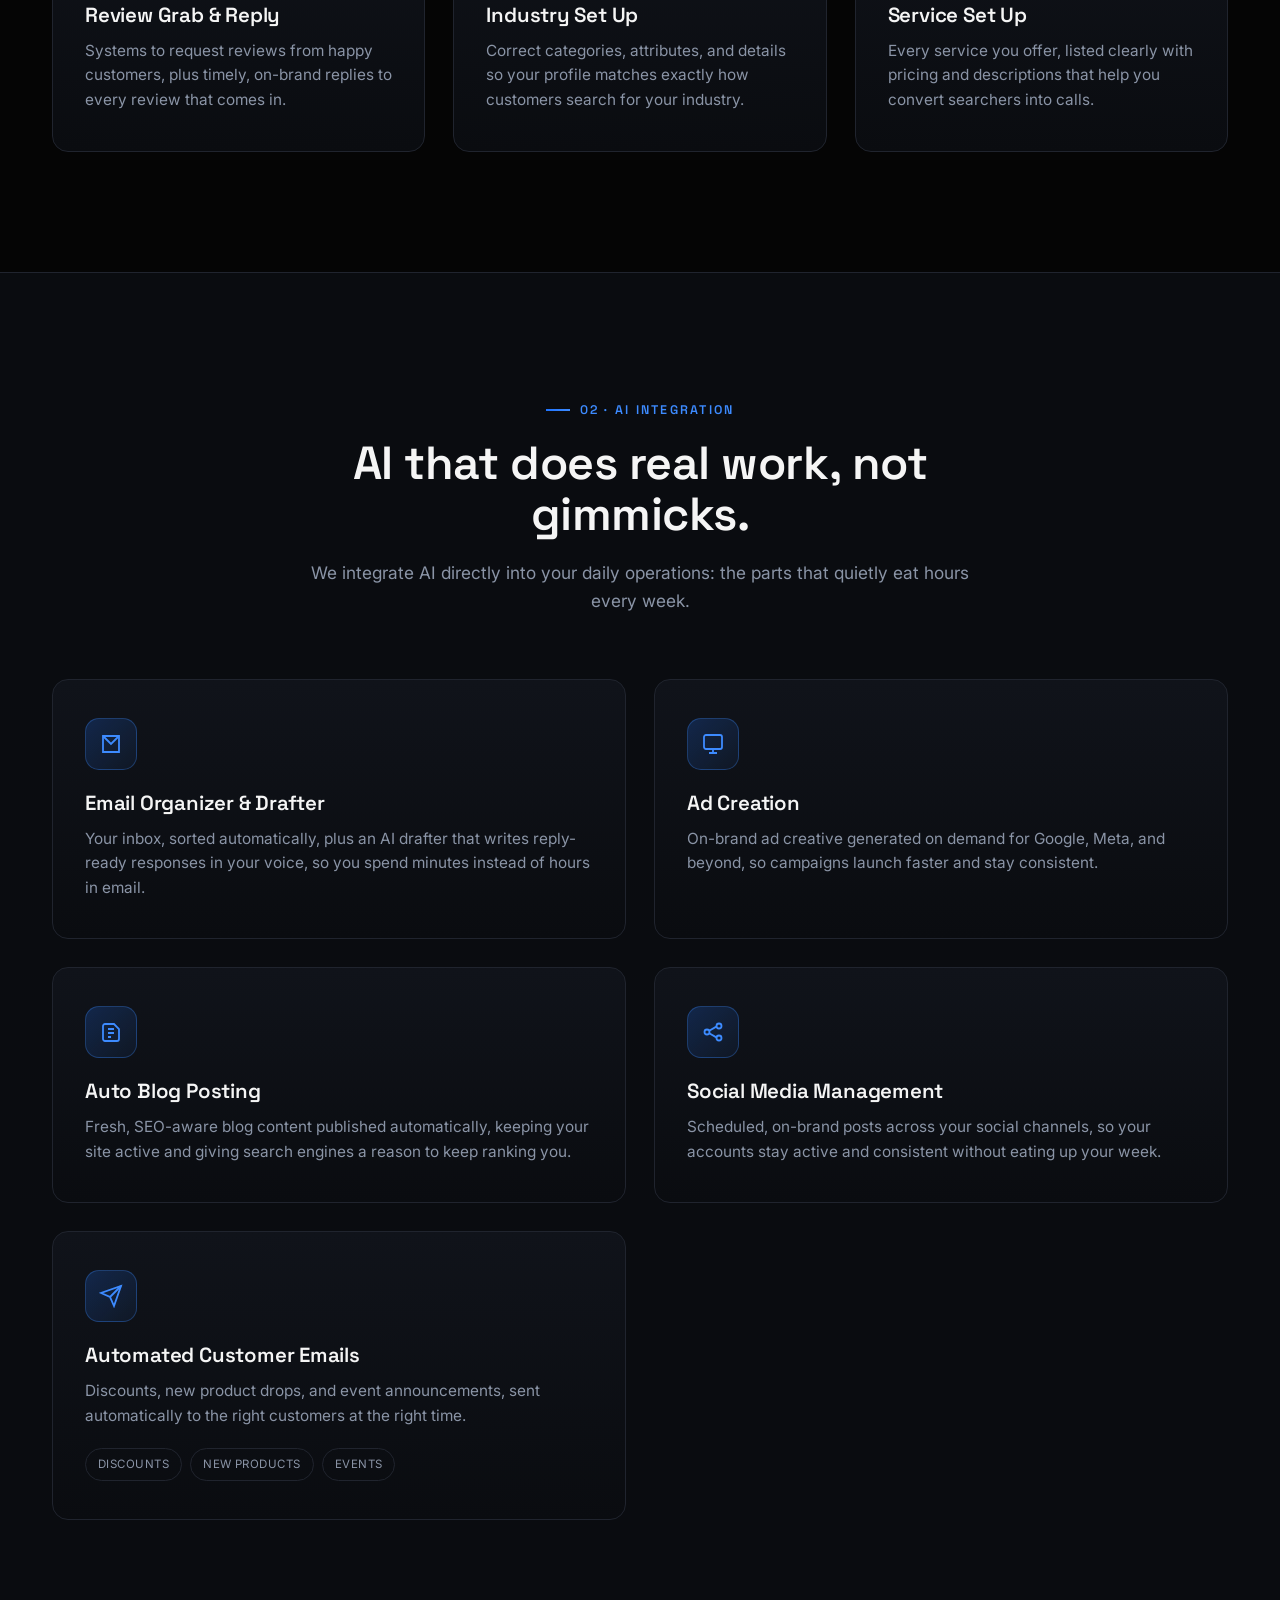
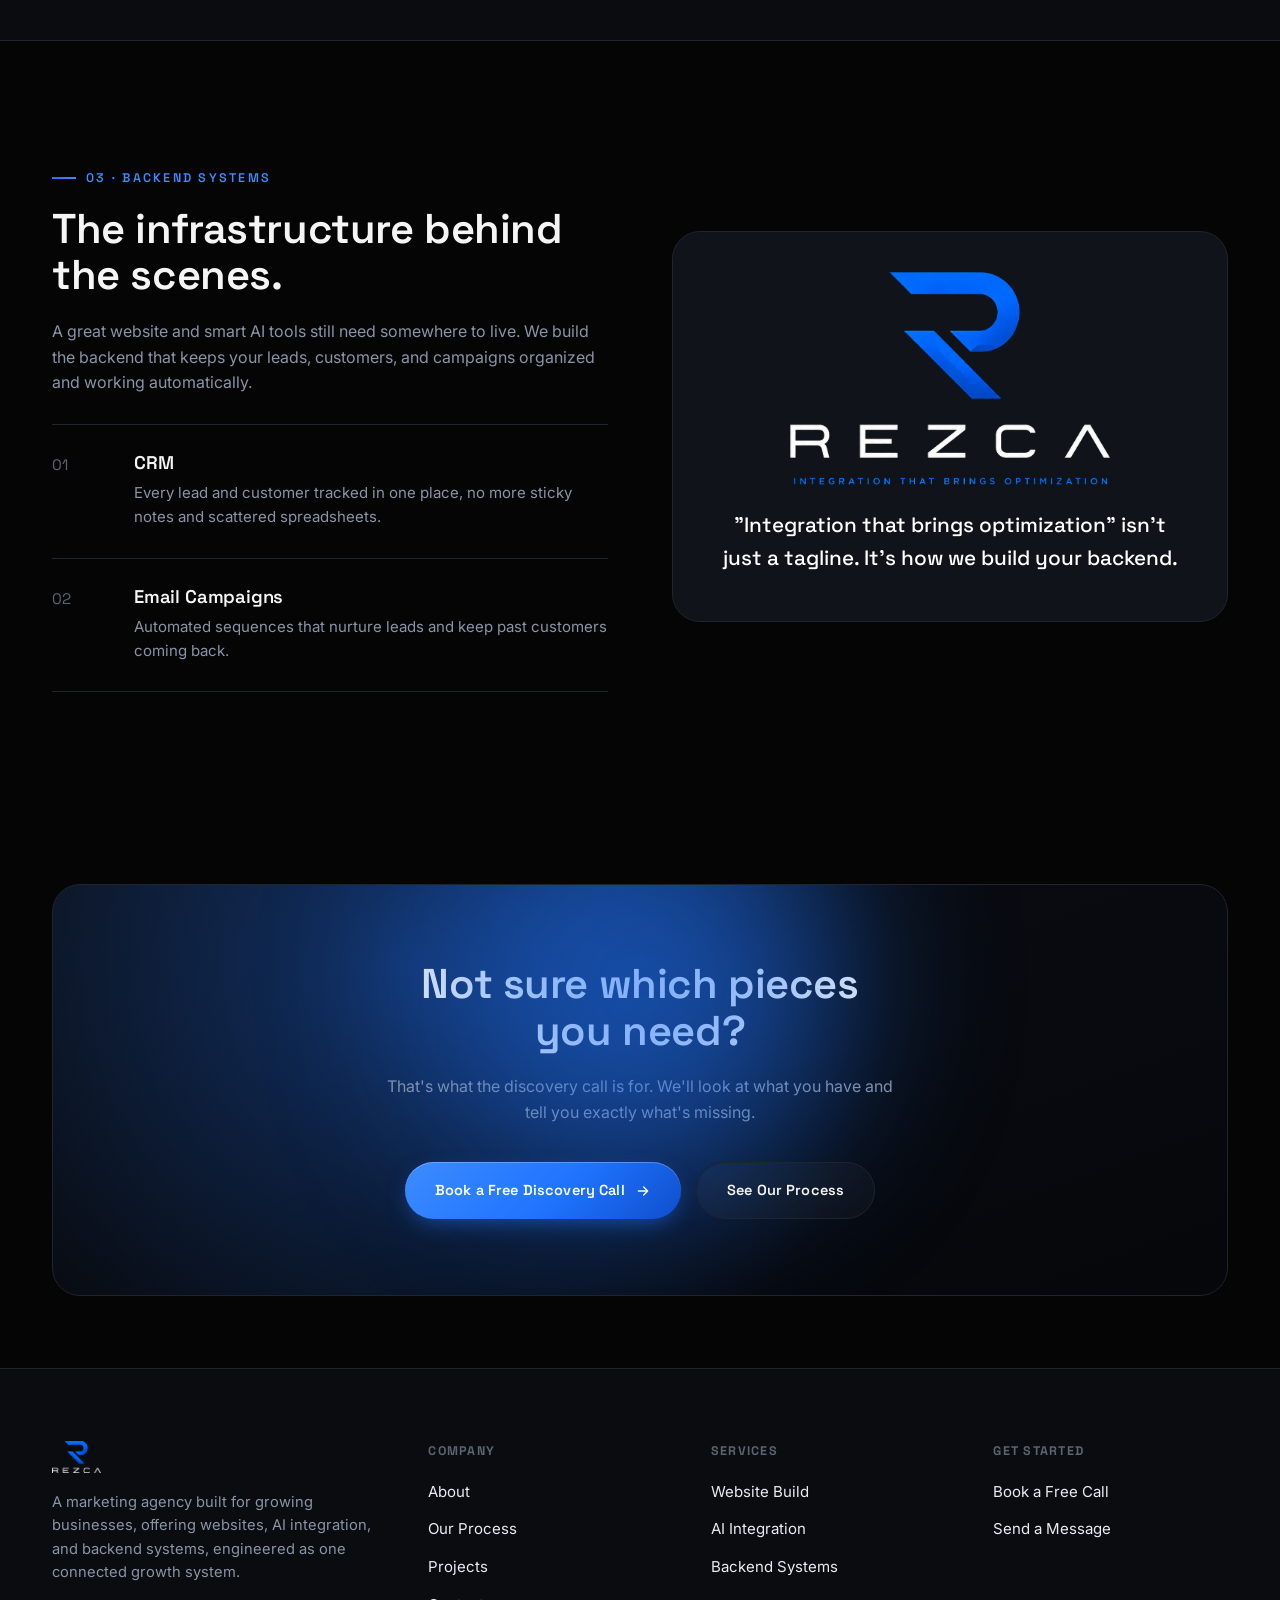
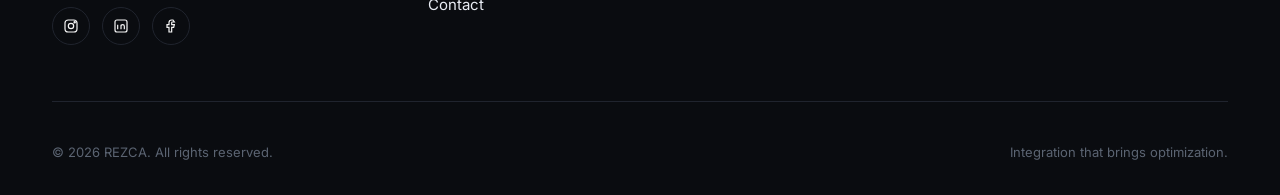
<file: services.html>
<!DOCTYPE html>
<html lang="en">
<head>
<meta charset="UTF-8">
<meta name="viewport" content="width=device-width, initial-scale=1.0">
<title>Services | REZCA</title>
<meta name="description" content="Website builds, AI integration, and backend systems: REZCA's full service stack for business growth.">
<meta name="robots" content="index, follow">
<link rel="canonical" href="https://rezcagroup.com/services">
<meta name="theme-color" content="#050505">

<!-- Open Graph -->
<meta property="og:type" content="website">
<meta property="og:site_name" content="REZCA">
<meta property="og:title" content="Services | REZCA">
<meta property="og:description" content="Website builds, AI integration, and backend systems: REZCA's full service stack for business growth.">
<meta property="og:url" content="https://rezcagroup.com/services">
<meta property="og:image" content="https://rezcagroup.com/images/og-cover.jpg">
<meta property="og:image:width" content="1200">
<meta property="og:image:height" content="630">
<meta property="og:locale" content="en_US">

<!-- Twitter -->
<meta name="twitter:card" content="summary_large_image">
<meta name="twitter:title" content="Services | REZCA">
<meta name="twitter:description" content="Website builds, AI integration, and backend systems: REZCA's full service stack for business growth.">
<meta name="twitter:image" content="https://rezcagroup.com/images/og-cover.jpg">
<link rel="icon" type="image/png" href="images/favicon-32.png">
<link rel="apple-touch-icon" href="images/favicon-180.png">
<link rel="stylesheet" href="css/style.css">
<script type="application/ld+json">
{
  "@context": "https://schema.org",
  "@type": "Organization",
  "name": "REZCA",
  "url": "https://rezcagroup.com/",
  "logo": "https://rezcagroup.com/images/icon-plain.png",
  "description": "REZCA is a marketing agency offering website builds, AI integration, and backend systems designed to help your business grow."
}
</script>
<script type="application/ld+json">
{
  "@context": "https://schema.org",
  "@type": "BreadcrumbList",
  "itemListElement": [
    { "@type": "ListItem", "position": 1, "name": "Home", "item": "https://rezcagroup.com/" },
    { "@type": "ListItem", "position": 2, "name": "Services", "item": "https://rezcagroup.com/services" }
  ]
}
</script>
</head>
<body>

<div id="preloader"><img class="mark" src="images/icon-plain.png" alt=""></div>
<div id="scroll-progress"></div>
<div class="noise-overlay"></div>

<!-- ================= HEADER ================= -->
<header id="site-header">
  <div class="container nav-inner">
    <a href="/" class="brand">
      <img src="images/icon-plain.png" alt="REZCA">
      <span>REZCA</span>
    </a>
    <nav class="primary-nav" id="primary-nav">
      <ul>
        <li><a href="/">Home</a></li>
        <li><a href="/services" class="active">Services</a></li>
        <li><a href="/process">Process</a></li>
        <li><a href="/projects">Projects</a></li>
        <li><a href="/about">About</a></li>
        <li><a href="/contact">Contact</a></li>
      </ul>
    </nav>
    <div class="nav-cta">
      <a href="/contact" class="btn btn-ghost btn-sm btn-magnetic">Book a Free Call</a>
      <button class="nav-toggle" id="nav-toggle" aria-label="Menu"><span></span><span></span><span></span></button>
    </div>
  </div>
</header>
<div class="nav-scrim" id="nav-scrim"></div>

<!-- ================= PAGE HERO ================= -->
<section class="page-hero">
  <div class="bg-glow" style="width:460px;height:460px;background:var(--primary-dark);top:-120px;right:-120px;"></div>
  <div class="container">
    <div class="eyebrow" data-reveal>What we do</div>
    <h1 data-reveal>Everything your business needs to grow, <span class="grad-text">under one roof.</span></h1>
    <p class="lede" data-reveal>No piecemeal vendors. REZCA builds your website, integrates AI into the parts of your business that eat up time, and connects the backend that ties it all together.</p>
  </div>
</section>

<!-- ================= WEBSITE BUILD ================= -->
<section class="section" id="website">
  <div class="container">
    <div class="split">
      <div data-reveal>
        <div class="eyebrow">01 · Website Build</div>
        <h2 style="font-size:clamp(1.9rem,3.6vw,2.6rem); margin-bottom:20px;">A site that looks the part and gets found.</h2>
        <p style="color:var(--muted); margin-bottom:28px;">Most business websites lose customers before they even load. We rebuild yours from the ground up: fast, mobile-first, on-brand, and structured to actually rank in local search.</p>
        <div class="pill-row">
          <span class="pill"><svg viewBox="0 0 24 24" fill="none" stroke="currentColor" stroke-width="2"><path d="M20 6L9 17l-5-5"/></svg>SEO</span>
          <span class="pill"><svg viewBox="0 0 24 24" fill="none" stroke="currentColor" stroke-width="2"><path d="M20 6L9 17l-5-5"/></svg>Design</span>
          <span class="pill"><svg viewBox="0 0 24 24" fill="none" stroke="currentColor" stroke-width="2"><path d="M20 6L9 17l-5-5"/></svg>Brand Image</span>
          <span class="pill"><svg viewBox="0 0 24 24" fill="none" stroke="currentColor" stroke-width="2"><path d="M20 6L9 17l-5-5"/></svg>Google Business Profile</span>
        </div>
      </div>

      <div data-stagger>
        <div class="value-row" style="border-top:1px solid var(--border);">
          <div class="vnum">SEO</div>
          <div><h4>Search Engine Optimization</h4><p>On-page structure, local keywords, and technical fundamentals so your business shows up when people search for what you do.</p></div>
        </div>
        <div class="value-row">
          <div class="vnum">Design</div>
          <div><h4>Modern, Fast, Mobile-First</h4><p>A clean design system built to load fast and convert visitors, no bloated templates.</p></div>
        </div>
        <div class="value-row">
          <div class="vnum">Brand</div>
          <div><h4>Brand Image</h4><p>Consistent visual identity across your site, so your business looks as credible online as it is in person.</p></div>
        </div>
      </div>
    </div>

    <div class="divider" style="margin: 72px 0;"></div>

    <div class="section-head" data-reveal>
      <div class="eyebrow">Google Business Profile</div>
      <h2>Own your spot on the map.</h2>
      <p>Your Google Business Profile is often the first thing a customer sees. We set it up properly and keep it working for you.</p>
    </div>
    <div class="grid grid-3" data-stagger>
      <div class="card">
        <div class="icon-badge"><svg viewBox="0 0 24 24" fill="none" stroke="currentColor" stroke-width="1.8"><path d="M21 15a2 2 0 01-2 2H7l-4 4V5a2 2 0 012-2h14a2 2 0 012 2z"/></svg></div>
        <h3>Review Grab &amp; Reply</h3>
        <p>Systems to request reviews from happy customers, plus timely, on-brand replies to every review that comes in.</p>
      </div>
      <div class="card">
        <div class="icon-badge"><svg viewBox="0 0 24 24" fill="none" stroke="currentColor" stroke-width="1.8"><circle cx="12" cy="12" r="9"/><path d="M12 7v5l3 3"/></svg></div>
        <h3>Industry Set Up</h3>
        <p>Correct categories, attributes, and details so your profile matches exactly how customers search for your industry.</p>
      </div>
      <div class="card">
        <div class="icon-badge"><svg viewBox="0 0 24 24" fill="none" stroke="currentColor" stroke-width="1.8"><path d="M9 3v18M4 8h5M4 13h5M4 18h5"/><path d="M15 3h6v18h-6z"/></svg></div>
        <h3>Service Set Up</h3>
        <p>Every service you offer, listed clearly with pricing and descriptions that help you convert searchers into calls.</p>
      </div>
    </div>
  </div>
</section>

<!-- ================= AI INTEGRATION ================= -->
<section class="section" id="ai" style="background:var(--bg-elevated); border-top:1px solid var(--border); border-bottom:1px solid var(--border);">
  <div class="container">
    <div class="section-head center" data-reveal>
      <div class="eyebrow" style="justify-content:center;">02 · AI Integration</div>
      <h2>AI that does real work, not gimmicks.</h2>
      <p>We integrate AI directly into your daily operations: the parts that quietly eat hours every week.</p>
    </div>

    <div class="grid grid-2" data-stagger>
      <div class="card">
        <div class="icon-badge"><svg viewBox="0 0 24 24" fill="none" stroke="currentColor" stroke-width="1.8"><path d="M4 4h16v16H4z"/><path d="M4 4l8 8 8-8"/></svg></div>
        <h3>Email Organizer &amp; Drafter</h3>
        <p>Your inbox, sorted automatically, plus an AI drafter that writes reply-ready responses in your voice, so you spend minutes instead of hours in email.</p>
      </div>
      <div class="card">
        <div class="icon-badge"><svg viewBox="0 0 24 24" fill="none" stroke="currentColor" stroke-width="1.8"><rect x="3" y="3" width="18" height="14" rx="2"/><path d="M8 21h8M12 17v4"/></svg></div>
        <h3>Ad Creation</h3>
        <p>On-brand ad creative generated on demand for Google, Meta, and beyond, so campaigns launch faster and stay consistent.</p>
      </div>
      <div class="card">
        <div class="icon-badge"><svg viewBox="0 0 24 24" fill="none" stroke="currentColor" stroke-width="1.8"><path d="M4 19V6a2 2 0 012-2h9l5 5v10a2 2 0 01-2 2H6a2 2 0 01-2-2z"/><path d="M9 9h6M9 13h6M9 17h3"/></svg></div>
        <h3>Auto Blog Posting</h3>
        <p>Fresh, SEO-aware blog content published automatically, keeping your site active and giving search engines a reason to keep ranking you.</p>
      </div>
      <div class="card">
        <div class="icon-badge"><svg viewBox="0 0 24 24" fill="none" stroke="currentColor" stroke-width="1.8"><circle cx="6" cy="12" r="2.5"/><circle cx="18" cy="6" r="2.5"/><circle cx="18" cy="18" r="2.5"/><path d="M8.2 10.8l7.6-4.4M8.2 13.2l7.6 4.4"/></svg></div>
        <h3>Social Media Management</h3>
        <p>Scheduled, on-brand posts across your social channels, so your accounts stay active and consistent without eating up your week.</p>
      </div>
      <div class="card">
        <div class="icon-badge"><svg viewBox="0 0 24 24" fill="none" stroke="currentColor" stroke-width="1.8"><path d="M22 2L11 13"/><path d="M22 2l-7 20-4-9-9-4 20-7z"/></svg></div>
        <h3>Automated Customer Emails</h3>
        <p>Discounts, new product drops, and event announcements, sent automatically to the right customers at the right time.</p>
        <ul class="tag-list"><li>Discounts</li><li>New Products</li><li>Events</li></ul>
      </div>
    </div>
  </div>
</section>

<!-- ================= BACKEND ================= -->
<section class="section" id="backend">
  <div class="container">
    <div class="split">
      <div data-reveal>
        <div class="eyebrow">03 · Backend Systems</div>
        <h2 style="font-size:clamp(1.9rem,3.6vw,2.6rem); margin-bottom:20px;">The infrastructure behind the scenes.</h2>
        <p style="color:var(--muted); margin-bottom:28px;">A great website and smart AI tools still need somewhere to live. We build the backend that keeps your leads, customers, and campaigns organized and working automatically.</p>

        <div class="value-row" style="border-top:1px solid var(--border);">
          <div class="vnum">01</div>
          <div><h4>CRM</h4><p>Every lead and customer tracked in one place, no more sticky notes and scattered spreadsheets.</p></div>
        </div>
        <div class="value-row">
          <div class="vnum">02</div>
          <div><h4>Email Campaigns</h4><p>Automated sequences that nurture leads and keep past customers coming back.</p></div>
        </div>
      </div>

      <div data-reveal-scale style="text-align:center; padding: 40px; background:var(--surface); border:1px solid var(--border); border-radius: var(--radius-lg);">
        <img src="images/logo-integration-transparent.png" alt="REZCA: Integration that brings optimization" style="max-width:320px; margin: 0 auto 18px;">
        <p class="quote-block" style="margin: 0 auto; border-left:none; padding-left:0; text-align:center; max-width:100%;">"Integration that brings optimization" isn't just a tagline. It's how we build your backend.</p>
      </div>
    </div>
  </div>
</section>

<!-- ================= CTA BANNER ================= -->
<section class="section section-sm">
  <div class="container">
    <div class="cta-banner" data-reveal-scale>
      <div class="bg-glow" style="width:400px;height:400px;background:var(--primary);top:-100px;left:50%;transform:translateX(-50%);"></div>
      <h2>Not sure which pieces you need?</h2>
      <p>That's what the discovery call is for. We'll look at what you have and tell you exactly what's missing.</p>
      <div class="actions">
        <a href="/contact" class="btn btn-primary btn-magnetic">
          Book a Free Discovery Call
          <svg viewBox="0 0 24 24" fill="none" stroke="currentColor" stroke-width="2" stroke-linecap="round" stroke-linejoin="round"><path d="M5 12h14M13 6l6 6-6 6"/></svg>
        </a>
        <a href="/process" class="btn btn-ghost btn-magnetic">See Our Process</a>
      </div>
    </div>
  </div>
</section>

<!-- ================= FOOTER ================= -->
<footer>
  <div class="container">
    <div class="footer-top">
      <div class="footer-brand">
        <img src="images/logo-plain-transparent.png" alt="REZCA">
        <p>A marketing agency built for growing businesses, offering websites, AI integration, and backend systems, engineered as one connected growth system.</p>
        <div class="social-row">
          <a href="#" aria-label="Instagram"><svg viewBox="0 0 24 24" fill="none" stroke="currentColor" stroke-width="1.8"><rect x="3" y="3" width="18" height="18" rx="5"/><circle cx="12" cy="12" r="4"/><circle cx="17.5" cy="6.5" r="1"/></svg></a>
          <a href="#" aria-label="LinkedIn"><svg viewBox="0 0 24 24" fill="none" stroke="currentColor" stroke-width="1.8"><rect x="3" y="3" width="18" height="18" rx="3"/><path d="M7 10v7M7 7v.01M12 17v-4.5a2.5 2.5 0 015 0V17M12 10v7"/></svg></a>
          <a href="#" aria-label="Facebook"><svg viewBox="0 0 24 24" fill="none" stroke="currentColor" stroke-width="1.8"><path d="M15 3h-2a4 4 0 00-4 4v3H6v4h3v7h4v-7h3l1-4h-4V7a1 1 0 011-1h3z"/></svg></a>
        </div>
      </div>
      <div class="footer-col">
        <h5>Company</h5>
        <ul>
          <li><a href="/about">About</a></li>
          <li><a href="/process">Our Process</a></li>
          <li><a href="/projects">Projects</a></li>
          <li><a href="/contact">Contact</a></li>
        </ul>
      </div>
      <div class="footer-col">
        <h5>Services</h5>
        <ul>
          <li><a href="/services#website">Website Build</a></li>
          <li><a href="/services#ai">AI Integration</a></li>
          <li><a href="/services#backend">Backend Systems</a></li>
        </ul>
      </div>
      <div class="footer-col">
        <h5>Get Started</h5>
        <ul>
          <li><a href="/contact">Book a Free Call</a></li>
          <li><a href="/contact">Send a Message</a></li>
        </ul>
      </div>
    </div>
    <div class="footer-bottom">
      <span>© 2026 REZCA. All rights reserved.</span>
      <span>Integration that brings optimization.</span>
    </div>
  </div>
</footer>

<script src="js/main.js"></script>
</body>
</html>
</file>
<file: css/style.css>
/* ===================================================================
   REZCA | Marketing Agency Site
   Shared stylesheet
=================================================================== */

/* ---------- Fonts ---------- */
@import url('https://fonts.googleapis.com/css2?family=Space+Grotesk:wght@400;500;600;700&family=Inter:wght@400;500;600;700;800&display=swap');

/* ---------- Design Tokens ---------- */
:root{
  --black:        #050505;
  --bg:           #050505;
  --bg-elevated:  #0a0c10;
  --surface:      #10131a;
  --surface-2:    #161a22;
  --border:       #20242e;

  --primary:      #1F74FF;
  --primary-light:#3D8BFF;
  --primary-dark: #0F4FCC;
  --accent-text:  #1A6FFF;

  --white:        #F5F5F5;
  --off-white:    #E8ECF3;
  --muted:        #8A94A6;
  --muted-2:      #5B6472;

  --success:      #21D07A;

  --font-head: 'Space Grotesk', 'Inter', sans-serif;
  --font-body: 'Inter', sans-serif;

  --container: 1240px;
  --radius-sm: 8px;
  --radius: 16px;
  --radius-lg: 28px;

  --ease: cubic-bezier(.16,.84,.44,1);
  --ease-soft: cubic-bezier(.4,0,.2,1);
}

/* ---------- Reset ---------- */
*, *::before, *::after{ box-sizing: border-box; margin:0; padding:0; }
html{ scroll-behavior: smooth; }
body{
  background: var(--bg);
  color: var(--white);
  font-family: var(--font-body);
  font-size: 16px;
  line-height: 1.6;
  -webkit-font-smoothing: antialiased;
  overflow-x: hidden;
  position: relative;
}
img{ max-width:100%; display:block; }
a{ color:inherit; text-decoration:none; }
ul{ list-style:none; }
button{ font-family: inherit; cursor:pointer; border:none; background:none; color:inherit; }
input, textarea, select{ font-family: inherit; font-size: inherit; color: inherit; }
h1,h2,h3,h4{ font-family: var(--font-head); font-weight:600; line-height:1.12; letter-spacing:-0.01em; }
::selection{ background: var(--primary); color:#fff; }

/* ---------- Scrollbar ---------- */
::-webkit-scrollbar{ width:10px; }
::-webkit-scrollbar-track{ background: var(--bg); }
::-webkit-scrollbar-thumb{ background: var(--surface-2); border-radius:10px; }
::-webkit-scrollbar-thumb:hover{ background: var(--primary-dark); }

/* ---------- Layout helpers ---------- */
.container{
  width:100%;
  max-width: var(--container);
  margin: 0 auto;
  padding: 0 32px;
}
.section{ padding: 120px 0; position: relative; }
.section-sm{ padding: 72px 0; }
@media (max-width: 768px){
  .section{ padding: 80px 0; }
  .section-sm{ padding: 56px 0; }
  .container{ padding: 0 20px; }
}

.eyebrow{
  display:inline-flex;
  align-items:center;
  gap:10px;
  font-family: var(--font-head);
  font-size: 12.5px;
  font-weight: 600;
  letter-spacing: 0.18em;
  text-transform: uppercase;
  color: var(--primary-light);
  margin-bottom: 18px;
}
.eyebrow::before{
  content:'';
  width: 24px; height: 2px;
  background: linear-gradient(90deg, var(--primary), var(--primary-light));
  display:inline-block;
}

.section-head{ max-width: 680px; margin-bottom: 64px; }
.section-head.center{ margin-left:auto; margin-right:auto; text-align:center; }
.section-head h2{ font-size: clamp(2rem, 4vw, 2.9rem); margin-bottom: 18px; }
.section-head p{ color: var(--muted); font-size: 1.08rem; }

.grad-text{
  background: linear-gradient(100deg, var(--white) 20%, var(--primary-light) 55%, var(--primary) 80%);
  -webkit-background-clip: text;
  background-clip: text;
  color: transparent;
}

/* ---------- Buttons ---------- */
.btn{
  position: relative;
  display: inline-flex;
  align-items: center;
  justify-content: center;
  gap: 10px;
  padding: 16px 30px;
  border-radius: 100px;
  font-family: var(--font-head);
  font-weight: 600;
  font-size: 14.5px;
  letter-spacing: 0.01em;
  white-space: nowrap;
  transition: transform .35s var(--ease), box-shadow .35s var(--ease), background .35s var(--ease), color .35s var(--ease), border-color .35s var(--ease);
  isolation: isolate;
}
.btn svg{ width:16px; height:16px; transition: transform .3s var(--ease); }

.btn-primary{
  background: linear-gradient(135deg, var(--primary-light), var(--primary) 55%, var(--primary-dark));
  color: #fff;
  box-shadow: 0 8px 24px -8px rgba(31,116,255,.65), inset 0 1px 0 rgba(255,255,255,.25);
}
.btn-primary:hover{
  transform: translateY(-3px);
  box-shadow: 0 14px 34px -10px rgba(31,116,255,.85), inset 0 1px 0 rgba(255,255,255,.3);
}
.btn-primary:hover svg{ transform: translateX(3px); }

.btn-ghost{
  background: rgba(245,245,245,0.03);
  color: var(--white);
  border: 1px solid var(--border);
  backdrop-filter: blur(6px);
}
.btn-ghost:hover{
  border-color: rgba(61,139,255,.6);
  background: rgba(31,116,255,.08);
  transform: translateY(-3px);
}

.btn-sm{ padding: 12px 22px; font-size: 13px; }
.btn-block{ width:100%; }

.btn-magnetic{ will-change: transform; }

/* ---------- Preloader ---------- */
#preloader{
  position: fixed; inset:0; z-index: 9999;
  background: var(--black);
  display:flex; align-items:center; justify-content:center;
  transition: opacity .6s var(--ease), visibility .6s var(--ease);
}
#preloader.hidden{ opacity:0; visibility:hidden; pointer-events:none; }
#preloader .mark{
  width: 56px; height:56px;
  animation: pulseMark 1.4s ease-in-out infinite;
}
@keyframes pulseMark{
  0%,100%{ opacity:.4; transform: scale(.92); }
  50%{ opacity:1; transform: scale(1); }
}

/* ---------- Scroll progress bar ---------- */
#scroll-progress{
  position: fixed; top:0; left:0; height:3px; width:0%;
  background: linear-gradient(90deg, var(--primary-dark), var(--primary), var(--primary-light));
  z-index: 2100;
  transition: width .08s linear;
  box-shadow: 0 0 12px rgba(61,139,255,.7);
}

/* ---------- Custom cursor (desktop only) ---------- */
.cursor-dot, .cursor-ring{
  position: fixed; top:0; left:0; pointer-events:none; z-index: 2000;
  border-radius: 50%;
  transform: translate(-50%,-50%);
  will-change: transform;
}
.cursor-dot{
  width:6px; height:6px; background: var(--primary-light);
}
.cursor-ring{
  width:34px; height:34px; border:1px solid rgba(61,139,255,.55);
  transition: width .25s var(--ease), height .25s var(--ease), border-color .25s var(--ease), background .25s var(--ease);
}
.cursor-ring.active{
  width:60px; height:60px;
  background: rgba(31,116,255,.12);
  border-color: rgba(61,139,255,.9);
}
@media (hover:none), (pointer:coarse){
  .cursor-dot, .cursor-ring{ display:none; }
}

/* ---------- Background ambience ---------- */
.bg-glow{
  position: absolute; z-index:0; pointer-events:none;
  border-radius: 50%;
  filter: blur(90px);
  opacity: .55;
  will-change: transform;
}
.noise-overlay{
  position: fixed; inset:0; pointer-events:none; z-index:1;
  opacity: .035; mix-blend-mode: overlay;
  background-image: url("data:image/svg+xml,%3Csvg xmlns='http://www.w3.org/2000/svg' width='120' height='120'%3E%3Cfilter id='n'%3E%3CfeTurbulence type='fractalNoise' baseFrequency='0.9' numOctaves='2' stitchTiles='stitch'/%3E%3C/filter%3E%3Crect width='100%25' height='100%25' filter='url(%23n)'/%3E%3C/svg%3E");
}

canvas#network{
  position: absolute; inset:0; width:100%; height:100%; z-index:0;
  opacity: .55;
}

/* ---------- Navbar ---------- */
header#site-header{
  position: fixed; top:0; left:0; right:0; z-index: 1000;
  padding: 26px 0;
  transition: padding .4s var(--ease), background .4s var(--ease), border-color .4s var(--ease);
  border-bottom: 1px solid transparent;
}
header#site-header.scrolled{
  padding: 14px 0;
  background: rgba(5,5,5,.72);
  backdrop-filter: blur(16px) saturate(140%);
  border-bottom: 1px solid var(--border);
}
.nav-inner{
  display:flex; align-items:center; justify-content:space-between;
  gap: 24px;
}
.brand{ display:flex; align-items:center; gap:12px; }
.brand img{ height: 30px; width:auto; }
.brand span{
  font-family: var(--font-head); font-weight:700; font-size: 1.15rem;
  letter-spacing: 0.06em;
}

nav.primary-nav ul{ display:flex; align-items:center; gap: 8px; }
nav.primary-nav a{
  position: relative;
  padding: 10px 16px;
  font-size: 14px; font-weight:500;
  color: var(--off-white);
  border-radius: 100px;
  transition: color .3s var(--ease), background .3s var(--ease);
}
nav.primary-nav a:hover{ color:#fff; background: rgba(255,255,255,.05); }
nav.primary-nav a.active{ color:#fff; }
nav.primary-nav a.active::after{
  content:'';
  position:absolute; left:16px; right:16px; bottom:4px; height:2px;
  background: linear-gradient(90deg, var(--primary), var(--primary-light));
  border-radius: 2px;
}

.nav-cta{ display:flex; align-items:center; gap:14px; }
.nav-toggle{
  display:none; flex-direction:column; gap:5px; z-index:1200; position:relative;
  width: 40px; height:40px; align-items:center; justify-content:center;
  border-radius: 50%; border:1px solid var(--border);
}
.nav-toggle span{
  width:18px; height:2px; background:#fff; display:block; transition: transform .3s var(--ease), opacity .3s var(--ease);
}
.nav-toggle.open span:nth-child(1){ transform: translateY(7px) rotate(45deg); }
.nav-toggle.open span:nth-child(2){ opacity:0; }
.nav-toggle.open span:nth-child(3){ transform: translateY(-7px) rotate(-45deg); }

@media (max-width: 900px){
  nav.primary-nav{
    position: fixed; inset:0; left: auto; width: min(78vw, 360px);
    background: rgba(8,9,13,.98); backdrop-filter: blur(20px);
    border-left: 1px solid var(--border);
    padding: 110px 36px 40px;
    transform: translateX(100%);
    transition: transform .5s var(--ease);
    z-index: 1100;
  }
  nav.primary-nav.open{ transform: translateX(0); }
  nav.primary-nav ul{ flex-direction:column; align-items:flex-start; gap: 6px; width:100%; }
  nav.primary-nav a{ display:block; width:100%; padding: 14px 16px; font-size:16px; }
  .nav-toggle{ display:flex; }
  .nav-cta .btn-ghost{ display:none; }
  .nav-scrim{
    position: fixed; inset:0; background: rgba(0,0,0,.5); z-index:1050;
    opacity:0; pointer-events:none; transition: opacity .4s var(--ease);
  }
  .nav-scrim.open{ opacity:1; pointer-events:auto; }

  /* backdrop-filter on the scrolled header creates a CSS containing block,
     which breaks position:fixed on the nested mobile nav panel (it ends up
     anchored to the header's small box instead of the viewport). Drop the
     blur on mobile and use a solid background instead so the full-screen
     menu still opens correctly. */
  header#site-header.scrolled{
    backdrop-filter: none; -webkit-backdrop-filter: none;
    background: rgba(5,5,5,.94);
  }
}

/* ---------- Hero ---------- */
.hero{
  position: relative;
  min-height: 100vh;
  display:flex; flex-direction:column; align-items:center; justify-content:center;
  padding-top: 120px; padding-bottom: 56px;
  overflow: hidden;
}
.hero-inner{ position:relative; z-index:2; }
.hero-logo{
  width: 68px; margin-bottom: 28px;
  animation: floatMark 4.5s ease-in-out infinite;
  filter: drop-shadow(0 8px 24px rgba(31,116,255,.45));
}
@keyframes floatMark{
  0%,100%{ transform: translateY(0); }
  50%{ transform: translateY(-10px); }
}
.hero h1{
  font-size: clamp(2.6rem, 6vw, 5rem);
  max-width: 15ch;
  margin-bottom: 26px;
}
.hero .lede{
  font-size: clamp(1.05rem, 1.6vw, 1.25rem);
  color: var(--muted);
  max-width: 640px;
  margin-bottom: 44px;
}
.hero-actions{ display:flex; gap:18px; flex-wrap:wrap; margin-bottom: 44px; }

.hero-stats{
  display:grid; grid-template-columns: repeat(4, auto);
  gap: 40px 56px;
}
.hero-stats .stat-num{
  font-family: var(--font-head); font-size: 2rem; font-weight:700;
  color:#fff;
}
.hero-stats .stat-num span{ color: var(--primary-light); }
.hero-stats .stat-label{
  font-size: 12.5px; letter-spacing:.06em; text-transform:uppercase; color: var(--muted-2); margin-top:6px;
}
@media (max-width: 700px){
  .hero-stats{ grid-template-columns: repeat(2, auto); }
}

.scroll-cue{
  position:relative; margin-top: 36px; flex-shrink:0;
  display:flex; flex-direction:column; align-items:center; gap:10px;
  color: var(--muted-2); font-size:11px; letter-spacing:.18em; text-transform:uppercase;
  z-index:2;
}
.scroll-cue .line{
  width:1px; height: 40px; background: linear-gradient(var(--primary-light), transparent);
  animation: scrollLine 2s ease-in-out infinite;
}
@keyframes scrollLine{
  0%{ transform: scaleY(0); transform-origin: top; }
  50%{ transform: scaleY(1); transform-origin: top; }
  50.01%{ transform-origin: bottom; }
  100%{ transform: scaleY(0); transform-origin: bottom; }
}

/* ---------- Marquee ---------- */
.marquee{
  border-top: 1px solid var(--border); border-bottom: 1px solid var(--border);
  padding: 22px 0; overflow:hidden; position:relative; background: var(--bg-elevated);
}
.marquee-track{
  display:flex; gap: 56px; white-space:nowrap; width:max-content;
  animation: marquee 26s linear infinite;
}
.marquee:hover .marquee-track{ animation-play-state: paused; }
.marquee-track span{
  font-family: var(--font-head); font-size: 14px; letter-spacing:.14em; text-transform:uppercase;
  color: var(--muted); display:flex; align-items:center; gap:56px;
}
.marquee-track span i{ color: var(--primary-light); font-style:normal; }
@keyframes marquee{
  from{ transform: translateX(0); }
  to{ transform: translateX(-50%); }
}

/* ---------- Cards ---------- */
.grid{ display:grid; gap: 28px; }
.grid-3{ grid-template-columns: repeat(3, 1fr); }
.grid-2{ grid-template-columns: repeat(2, 1fr); }
@media (max-width: 980px){ .grid-3{ grid-template-columns: repeat(2,1fr); } }
@media (max-width: 680px){ .grid-3, .grid-2{ grid-template-columns: 1fr; } }

.card{
  position: relative;
  background: linear-gradient(180deg, var(--surface), var(--bg-elevated));
  border: 1px solid var(--border);
  border-radius: var(--radius);
  padding: 38px 32px;
  overflow: hidden;
  transition: transform .5s var(--ease), border-color .5s var(--ease), box-shadow .5s var(--ease);
}
.card::before{
  content:'';
  position:absolute; inset:-1px;
  background: radial-gradient(280px circle at var(--mx,50%) var(--my,0%), rgba(61,139,255,.18), transparent 70%);
  opacity:0; transition: opacity .4s var(--ease);
  pointer-events:none;
}
.card:hover::before{ opacity:1; }
.card:hover{
  transform: translateY(-6px);
  border-color: rgba(61,139,255,.4);
  box-shadow: 0 24px 48px -24px rgba(31,116,255,.35);
}
.card .icon-badge{
  width: 52px; height:52px; border-radius: 14px;
  display:flex; align-items:center; justify-content:center;
  background: linear-gradient(135deg, rgba(31,116,255,.22), rgba(61,139,255,.06));
  border: 1px solid rgba(61,139,255,.3);
  margin-bottom: 22px;
  color: var(--primary-light);
}
.card .icon-badge svg{ width:24px; height:24px; }
.card h3{ font-size: 1.28rem; margin-bottom: 12px; }
.card p{ color: var(--muted); font-size: .96rem; }
.card .tag-list{ margin-top:20px; display:flex; flex-wrap:wrap; gap:8px; }
.card .tag-list li{
  font-size: 11.5px; letter-spacing:.04em; text-transform:uppercase;
  padding: 6px 12px; border-radius:100px;
  border:1px solid var(--border); color: var(--muted);
}
.card-link{
  margin-top: 22px; display:inline-flex; align-items:center; gap:8px;
  font-family: var(--font-head); font-size: 13.5px; font-weight:600; color: var(--primary-light);
}
.card-link svg{ width:14px; height:14px; transition: transform .3s var(--ease); }
.card:hover .card-link svg{ transform: translateX(4px); }

/* ---------- Numbered process ---------- */
.process-list{ display:flex; flex-direction:column; }
.process-item{
  display:grid; grid-template-columns: 120px 1fr; gap: 32px;
  padding: 46px 0; border-top: 1px solid var(--border);
  position: relative;
}
.process-item:last-child{ border-bottom: 1px solid var(--border); }
.process-num{
  font-family: var(--font-head); font-size: 3.2rem; font-weight:700;
  background: linear-gradient(180deg, var(--primary-light), var(--primary-dark));
  -webkit-background-clip:text; background-clip:text; color:transparent;
  line-height:1;
}
.process-body h3{ font-size: 1.5rem; margin-bottom: 12px; }
.process-body p{ color: var(--muted); max-width: 640px; margin-bottom:18px; }
.process-body .sub-points{ display:grid; gap:10px; }
.process-body .sub-points li{
  display:flex; align-items:flex-start; gap:10px; font-size:.95rem; color: var(--off-white);
}
.process-body .sub-points li svg{ width:16px; height:16px; margin-top:3px; flex-shrink:0; color: var(--success); }
@media (max-width: 700px){
  .process-item{ grid-template-columns: 1fr; gap: 14px; }
}

/* ---------- Timeline (beginning stages) ---------- */
.stage-track{
  display:grid; grid-template-columns: repeat(3,1fr); gap:2px;
  background: var(--border); border-radius: var(--radius); overflow:hidden;
  margin-top: 30px;
}
.stage{
  background: var(--surface); padding: 34px 28px;
}
.stage h4{ font-family:var(--font-head); font-size:1.05rem; margin-bottom:14px; color: var(--primary-light); }
.stage ul li{ font-size:.9rem; color: var(--muted); padding: 6px 0; border-top: 1px dashed var(--border); }
.stage ul li:first-child{ border-top:none; }
@media (max-width: 820px){ .stage-track{ grid-template-columns: 1fr; } }

/* ---------- Project / case study ---------- */
.project-feature{
  display:grid; grid-template-columns: 1.05fr .95fr; gap:0;
  border: 1px solid var(--border); border-radius: var(--radius-lg); overflow:hidden;
  background: var(--surface);
}
.project-media{ position:relative; overflow:hidden; min-height: 420px; background: linear-gradient(160deg, var(--surface-2), var(--bg-elevated)); }
.project-media img{
  width:100%; height:100%; object-fit:cover; position:absolute; inset:0;
  transition: transform 1.4s var(--ease);
  transform: scale(1.06);
}
.project-feature:hover .project-media img{ transform: scale(1.12) rotate(.4deg); }
.project-media::after{
  content:''; position:absolute; inset:0;
  background: linear-gradient(180deg, transparent 40%, rgba(5,5,5,.85));
}
.project-media .media-badge{
  position:absolute; top:22px; left:22px; z-index:2;
  padding: 8px 16px; border-radius:100px; font-size:12px; letter-spacing:.08em; text-transform:uppercase;
  font-family: var(--font-head); font-weight:600;
  background: rgba(5,5,5,.55); border: 1px solid rgba(61,139,255,.5); backdrop-filter: blur(6px);
  color: var(--primary-light);
}
.project-info{ padding: 52px 48px; display:flex; flex-direction:column; justify-content:center; }
.project-info .client-stats{ display:flex; gap:28px; margin: 26px 0 30px; flex-wrap:wrap; }
.project-info .client-stats div{ }
.project-info .client-stats .n{ font-family:var(--font-head); font-size:1.5rem; font-weight:700; color:#fff; }
.project-info .client-stats .l{ font-size:11px; letter-spacing:.08em; text-transform:uppercase; color:var(--muted-2); }
.project-info h3{ font-size: 2rem; margin-bottom:8px; }
.project-info .role{ color: var(--primary-light); font-size:.9rem; font-weight:600; letter-spacing:.04em; text-transform:uppercase; margin-bottom:18px; }
.project-info p.desc{ color: var(--muted); margin-bottom: 10px; }
.project-info .services-used{ display:flex; flex-wrap:wrap; gap:8px; margin: 22px 0 30px; }
.project-info .services-used li{
  font-size:12px; padding:7px 14px; border-radius:100px; border:1px solid var(--border); color: var(--off-white);
}
@media (max-width: 900px){
  .project-feature{ grid-template-columns:1fr; }
  .project-media{ min-height: 280px; }
  .project-info{ padding: 40px 28px; }
}

.coming-soon-card{
  border: 1px dashed var(--border); border-radius: var(--radius-lg);
  padding: 64px 32px; text-align:center; margin-top: 32px;
  background: repeating-linear-gradient(135deg, rgba(255,255,255,.015) 0 2px, transparent 2px 14px);
}
.coming-soon-card h3{ font-size:1.5rem; margin-bottom:14px; }
.coming-soon-card p{ color:var(--muted); max-width:520px; margin: 0 auto 26px; }

/* ---------- Stats band ---------- */
.stats-band{
  display:grid; grid-template-columns: repeat(4,1fr); gap: 1px;
  background: var(--border); border:1px solid var(--border); border-radius: var(--radius-lg); overflow:hidden;
}
.stats-band .cell{ background: var(--surface); padding: 40px 24px; text-align:center; }
.stats-band .cell .num{ font-family:var(--font-head); font-size:2.4rem; font-weight:700; color:#fff; }
.stats-band .cell .lab{ margin-top:8px; font-size:12.5px; color:var(--muted); letter-spacing:.04em; }
@media (max-width: 800px){ .stats-band{ grid-template-columns: repeat(2,1fr); } }

/* ---------- CTA banner ---------- */
.cta-banner{
  position: relative;
  border-radius: var(--radius-lg);
  padding: 76px 56px;
  text-align:center;
  overflow:hidden;
  background: radial-gradient(circle at 30% 20%, rgba(31,116,255,.35), transparent 55%), linear-gradient(160deg, #0b0e14, #05070b);
  border: 1px solid var(--border);
}
.cta-banner h2{ font-size: clamp(1.8rem,4vw,2.6rem); max-width: 18ch; margin: 0 auto 20px; }
.cta-banner p{ color: var(--muted); max-width: 520px; margin: 0 auto 36px; }
.cta-banner .actions{ display:flex; gap:16px; justify-content:center; flex-wrap:wrap; }
@media (max-width: 700px){ .cta-banner{ padding: 52px 26px; } }

/* ---------- Timeline dots for outreach etc ---------- */
.split{
  display:grid; grid-template-columns: 1fr 1fr; gap: 64px; align-items:center;
}
@media (max-width: 900px){ .split{ grid-template-columns:1fr; gap:40px; } }

/* ---------- Value / approach list ---------- */
.value-row{
  display:grid; grid-template-columns: 60px 1fr; gap:22px;
  padding: 28px 0; border-top: 1px solid var(--border);
}
.value-row:last-child{ border-bottom:1px solid var(--border); }
.value-row .vnum{ font-family: var(--font-head); color: var(--muted-2); font-size:.95rem; }
.value-row h4{ font-size:1.15rem; margin-bottom:8px; }
.value-row p{ color:var(--muted); font-size:.94rem; }

/* ---------- Forms ---------- */
.form-grid{ display:grid; grid-template-columns: 1fr 1fr; gap:20px; }
.field{ display:flex; flex-direction:column; gap:8px; margin-bottom:20px; }
.field.full{ grid-column: 1 / -1; }
.field label{ font-size:12.5px; letter-spacing:.05em; text-transform:uppercase; color: var(--muted); }
.field input, .field select, .field textarea{
  background: var(--surface); border:1px solid var(--border); border-radius: var(--radius-sm);
  padding: 15px 16px; color:#fff; transition: border-color .3s var(--ease), box-shadow .3s var(--ease);
}
.field textarea{ resize: vertical; min-height: 130px; }
.field input:focus, .field select:focus, .field textarea:focus{
  outline:none; border-color: var(--primary-light);
  box-shadow: 0 0 0 4px rgba(31,116,255,.16);
}
.field input::placeholder, .field textarea::placeholder{ color: var(--muted-2); }
@media (max-width: 700px){ .form-grid{ grid-template-columns:1fr; } }

.form-error{
  display:none; align-items:center; gap:10px;
  background: rgba(255,90,90,.08); border:1px solid rgba(255,90,90,.35);
  color:#ffb4b4; border-radius: var(--radius); padding: 14px 16px; margin-bottom:22px;
  font-size:.92rem; line-height:1.5;
}
.form-error.show{ display:flex; }

.form-success{
  display:none; text-align:center; padding: 60px 20px;
}
.form-success.show{ display:block; }
.form-success .check{
  width:70px; height:70px; border-radius:50%; margin:0 auto 26px;
  background: rgba(33,208,122,.12); border:1px solid rgba(33,208,122,.5);
  display:flex; align-items:center; justify-content:center; color: var(--success);
}
.form-success .check svg{ width:30px; height:30px; }

.contact-info-card{
  background: var(--surface); border:1px solid var(--border); border-radius: var(--radius);
  padding: 30px; margin-bottom: 18px;
}
.contact-info-card h4{ font-family:var(--font-head); font-size:1rem; margin-bottom:8px; color:#fff; }
.contact-info-card p{ color:var(--muted); font-size:.92rem; }

/* ---------- Footer ---------- */
footer{
  border-top: 1px solid var(--border);
  padding: 72px 0 32px;
  position: relative;
  background: var(--bg-elevated);
}
.footer-top{
  display:grid; grid-template-columns: 1.4fr repeat(3, 1fr); gap: 48px;
  padding-bottom: 56px; margin-bottom: 40px; border-bottom: 1px solid var(--border);
}
.footer-brand img{ height:32px; margin-bottom:18px; }
.footer-brand p{ color: var(--muted); font-size:.92rem; max-width: 320px; margin-bottom: 22px; }
.footer-col h5{
  font-family: var(--font-head); font-size:12.5px; letter-spacing:.1em; text-transform:uppercase;
  color: var(--muted-2); margin-bottom: 18px;
}
.footer-col ul li{ margin-bottom: 12px; }
.footer-col a{ color: var(--off-white); font-size:.94rem; transition: color .3s var(--ease); }
.footer-col a:hover{ color: var(--primary-light); }
.social-row{ display:flex; gap:12px; }
.social-row a{
  width:38px; height:38px; border-radius:50%; border:1px solid var(--border);
  display:flex; align-items:center; justify-content:center; transition: all .3s var(--ease);
}
.social-row a:hover{ border-color: var(--primary-light); background: rgba(31,116,255,.12); color: var(--primary-light); }
.social-row svg{ width:16px; height:16px; }
.footer-bottom{
  display:flex; justify-content:space-between; align-items:center; flex-wrap:wrap; gap:16px;
  font-size: 13px; color: var(--muted-2);
}
@media (max-width: 900px){
  .footer-top{ grid-template-columns: 1fr 1fr; }
}
@media (max-width: 560px){
  .footer-top{ grid-template-columns: 1fr; }
}

/* ---------- Reveal animation ---------- */
[data-reveal]{
  opacity:0; transform: translateY(28px);
  transition: opacity .9s var(--ease), transform .9s var(--ease);
}
[data-reveal].in-view{ opacity:1; transform: translateY(0); }
[data-reveal-scale]{ opacity:0; transform: scale(.94); transition: opacity .8s var(--ease), transform .8s var(--ease); }
[data-reveal-scale].in-view{ opacity:1; transform:scale(1); }

/* stagger children */
[data-stagger] > *{
  opacity:0; transform: translateY(24px);
  transition: opacity .7s var(--ease), transform .7s var(--ease);
}
[data-stagger].in-view > *{ opacity:1; transform:translateY(0); }
[data-stagger].in-view > *:nth-child(1){ transition-delay: .05s; }
[data-stagger].in-view > *:nth-child(2){ transition-delay: .14s; }
[data-stagger].in-view > *:nth-child(3){ transition-delay: .23s; }
[data-stagger].in-view > *:nth-child(4){ transition-delay: .32s; }
[data-stagger].in-view > *:nth-child(5){ transition-delay: .41s; }
[data-stagger].in-view > *:nth-child(6){ transition-delay: .50s; }

/* ---------- Page hero (inner pages) ---------- */
.page-hero{
  padding: 168px 0 80px; position:relative; overflow:hidden;
}
.page-hero h1{ font-size: clamp(2.4rem, 5vw, 3.6rem); max-width: 16ch; }
.page-hero p.lede{ color: var(--muted); max-width: 560px; margin-top:20px; font-size:1.08rem; }
.breadcrumb{
  display:flex; align-items:center; gap:8px; font-size:13px; color: var(--muted-2); margin-bottom: 22px;
}
.breadcrumb a:hover{ color: var(--primary-light); }

/* ---------- Misc ---------- */
.divider{ height:1px; background: var(--border); width:100%; margin: 0; }
.tilt{ transform-style: preserve-3d; will-change: transform; }
.badge-soft{
  display:inline-flex; align-items:center; gap:8px;
  padding:8px 16px; border-radius:100px; font-size:12.5px; font-weight:600;
  background: rgba(33,208,122,.1); border:1px solid rgba(33,208,122,.35); color: var(--success);
}
.pill-row{ display:flex; flex-wrap:wrap; gap:10px; }
.pill{
  padding:9px 16px; border-radius:100px; border:1px solid var(--border); font-size:13px; color: var(--off-white);
  display:inline-flex; align-items:center; gap:8px;
}
.pill svg{ width:14px; height:14px; color: var(--primary-light); }

.quote-block{
  border-left: 2px solid var(--primary);
  padding: 6px 0 6px 26px;
  font-family: var(--font-head); font-size: 1.3rem; font-weight:500; color:#fff;
  max-width: 640px;
}
.quote-block cite{ display:block; margin-top:16px; font-family: var(--font-body); font-size:.85rem; color: var(--muted); font-style:normal; }
</file>
